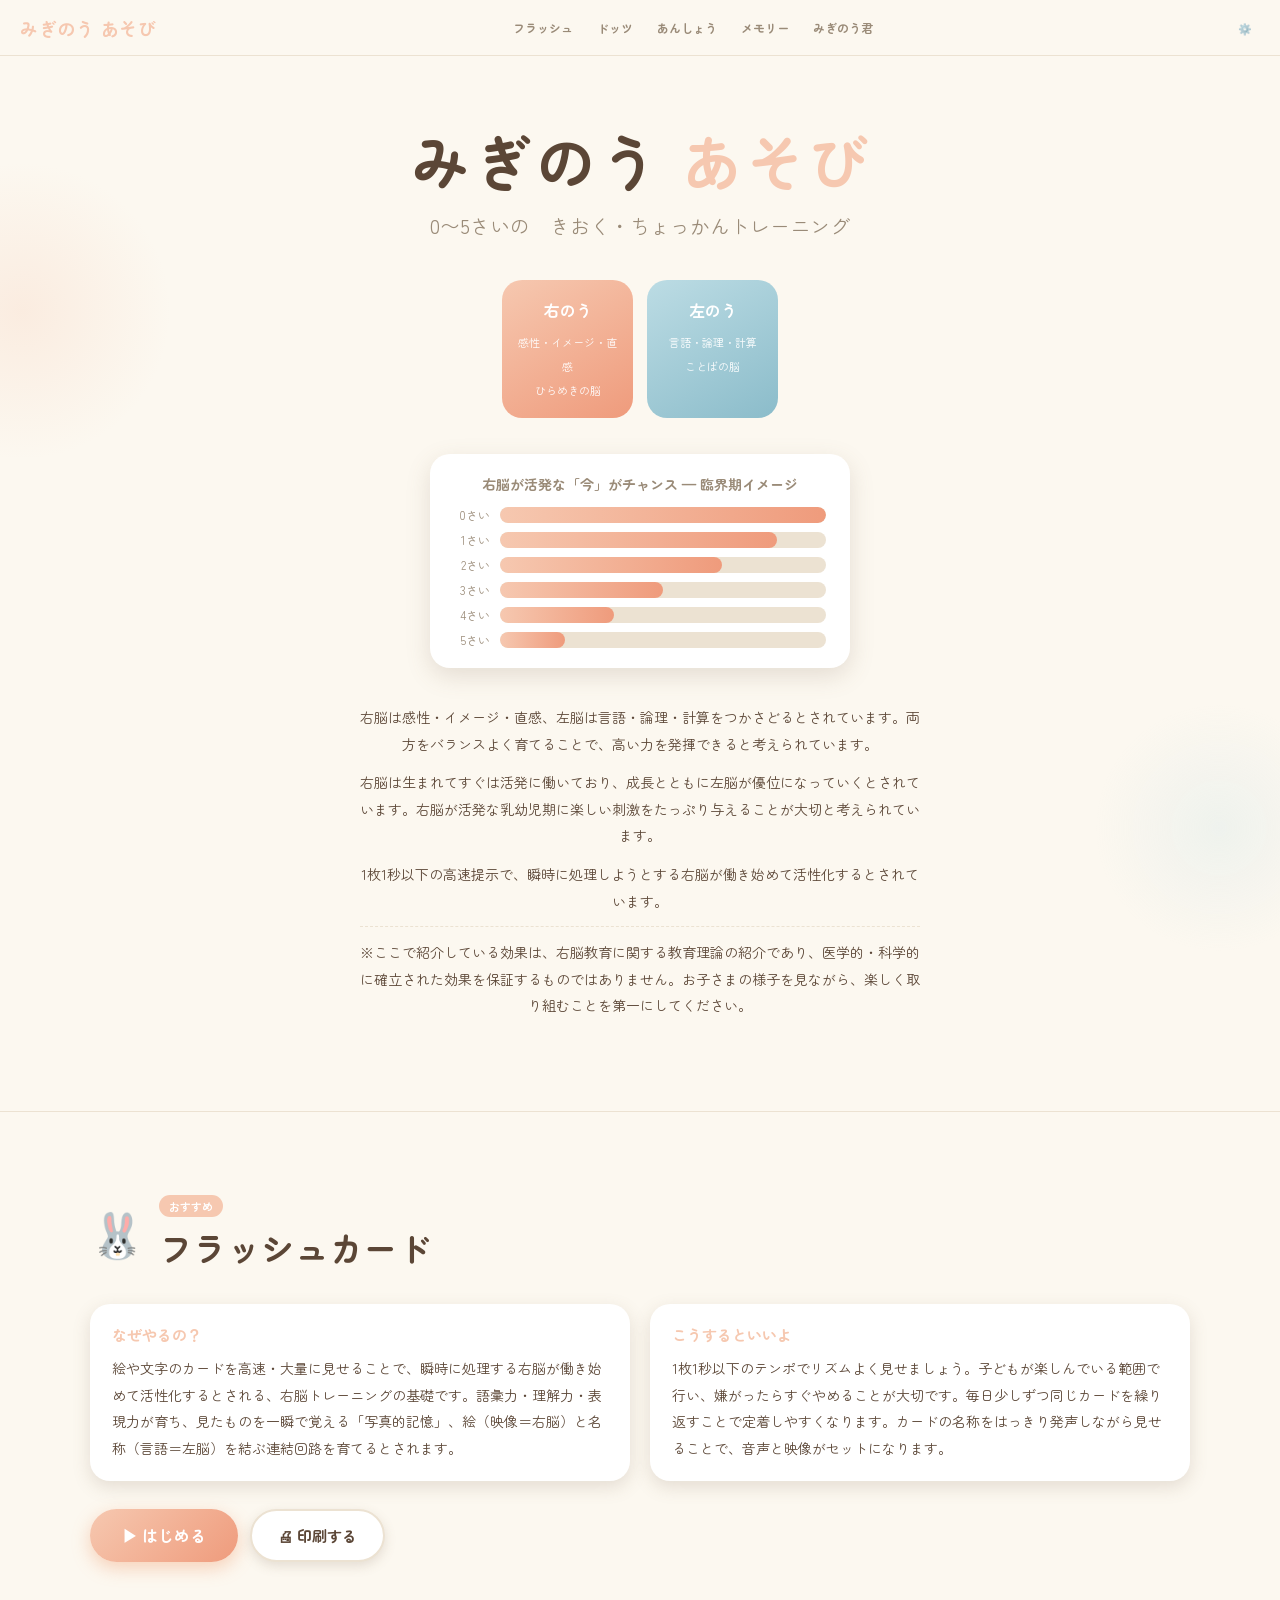
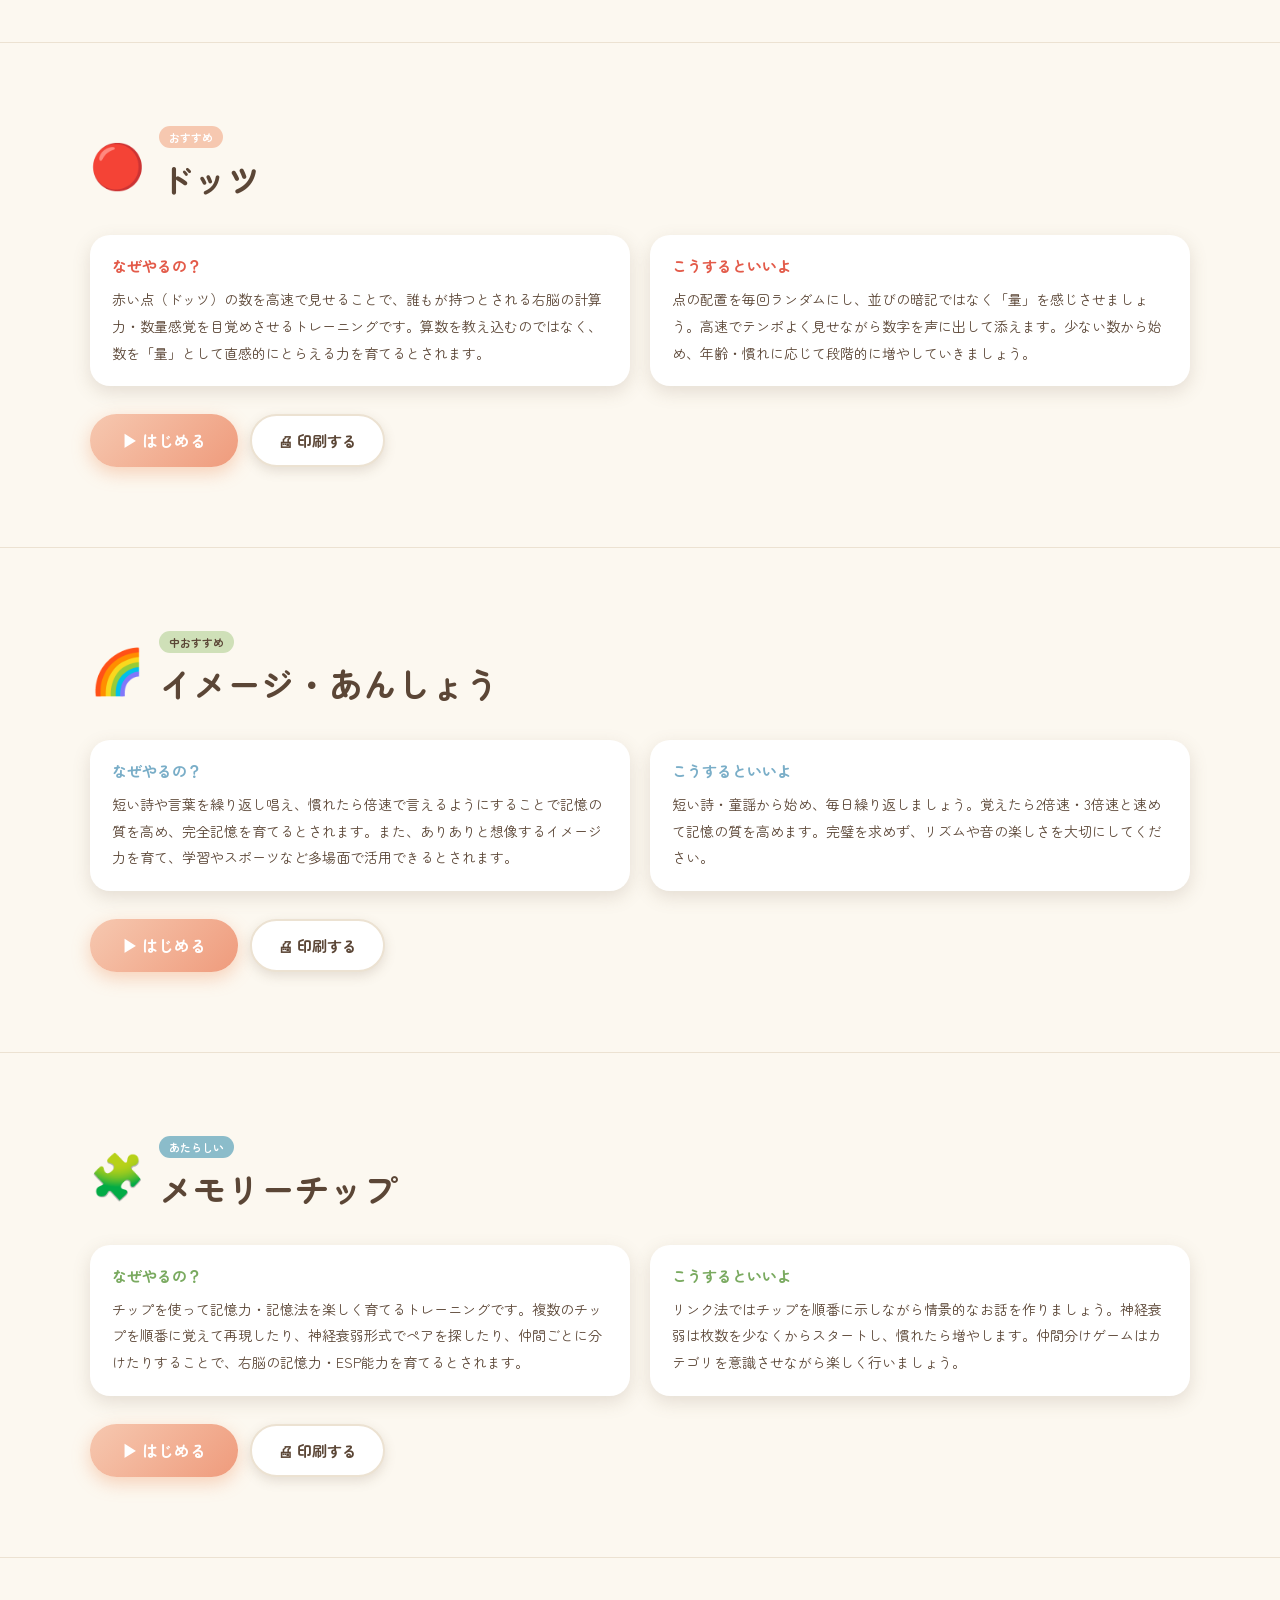
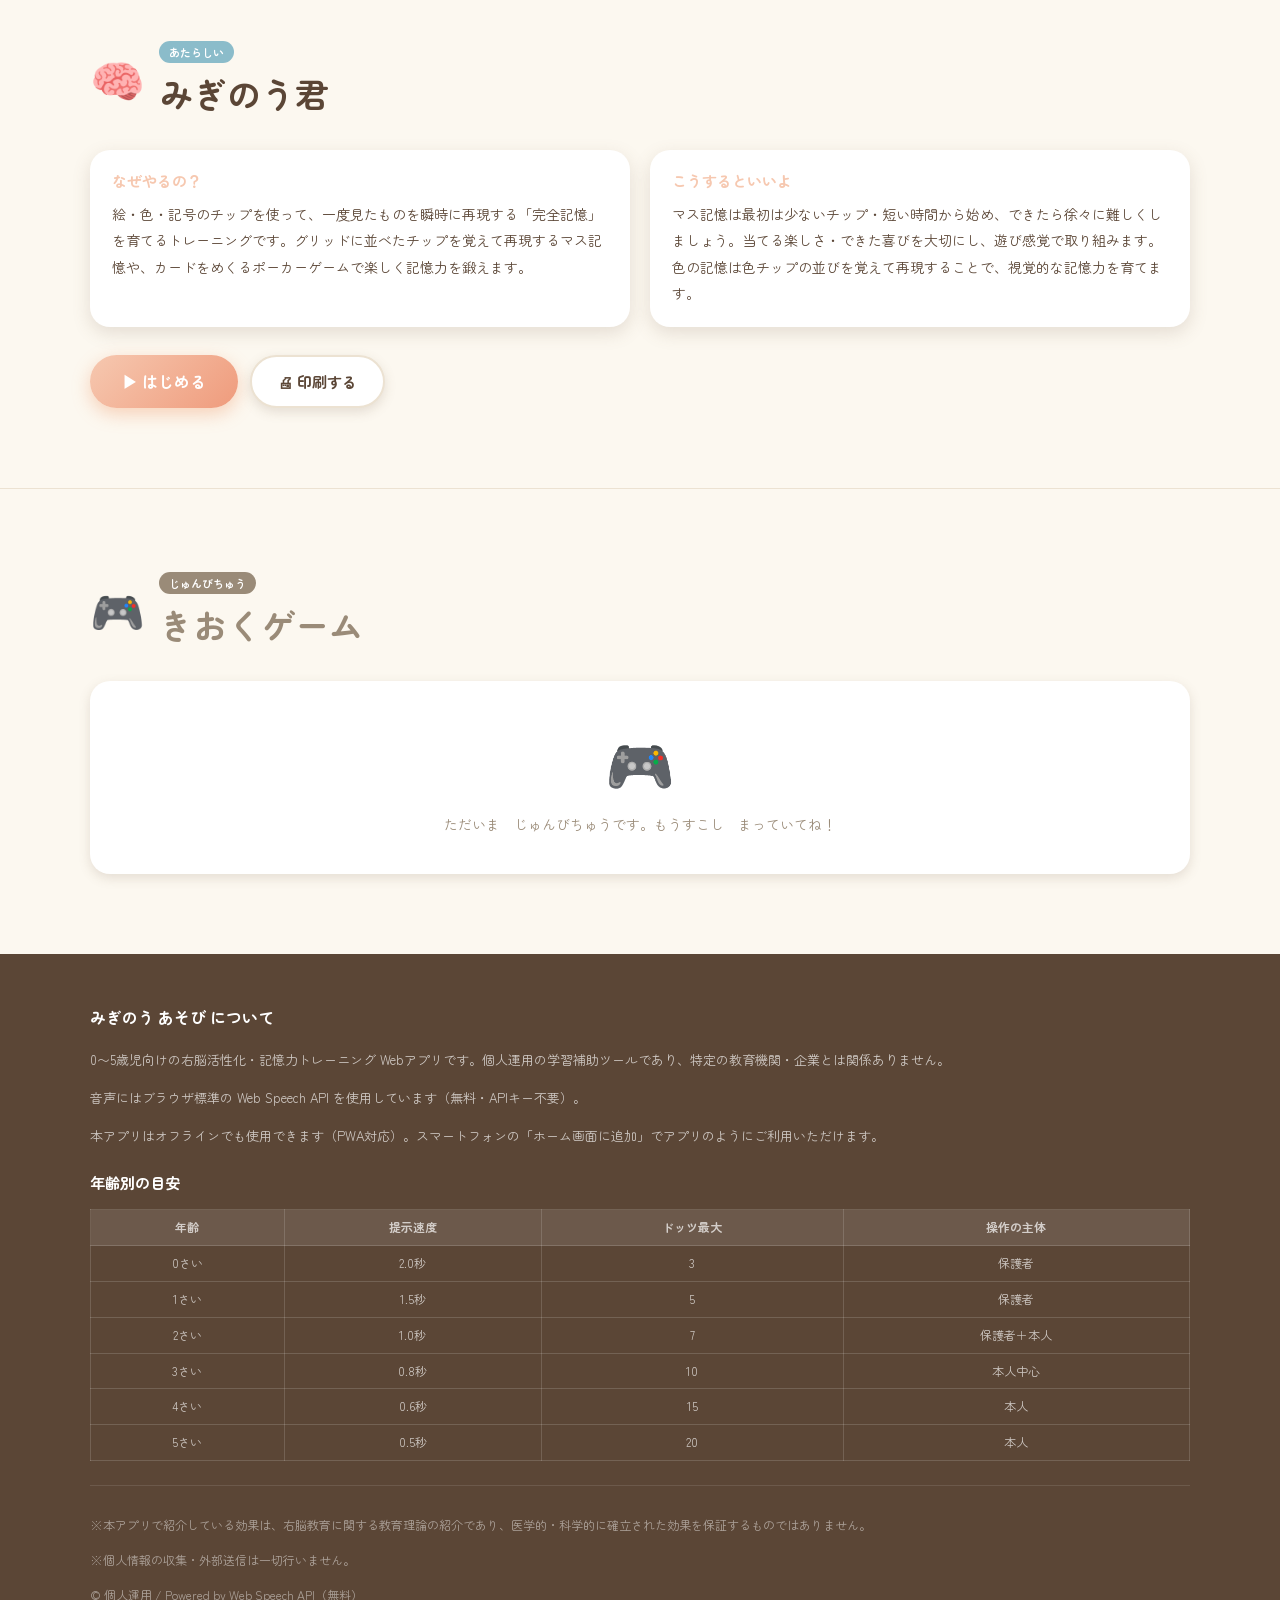
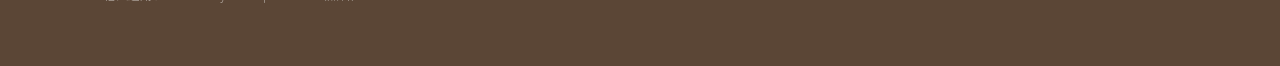
<file: index.html>
<!DOCTYPE html>
<html lang="ja">
<head>
<meta charset="UTF-8">
<meta name="viewport" content="width=device-width, initial-scale=1.0, maximum-scale=1.0, user-scalable=no, viewport-fit=cover">
<meta name="theme-color" content="#f6c8b0">
<meta name="apple-mobile-web-app-capable" content="yes">
<meta name="apple-mobile-web-app-status-bar-style" content="default">
<title>みぎのう あそび — 0〜5さいの右脳トレーニング</title>
<link rel="manifest" href="manifest.json">
<link rel="apple-touch-icon" href="icons/icon.jpg">
<link rel="stylesheet" href="css/style.css">
</head>
<body>

<!-- ============================================================
     LANDING PAGE
     ============================================================ -->
<div id="page-landing" class="page active">

  <!-- 固定ヘッダー -->
  <header class="site-header">
    <div class="site-logo"><span id="hero-title-main">みぎのう</span> <span id="hero-title-span" style="color:var(--peach)">あそび</span></div>
    <nav class="site-nav" aria-label="セクションへ移動">
      <a href="#sec-flashcard">フラッシュ</a>
      <a href="#sec-dots">ドッツ</a>
      <a href="#sec-recitation">あんしょう</a>
      <a href="#sec-memorychip">メモリー</a>
      <a href="#sec-miginoukun">みぎのう君</a>
    </nav>
    <a href="admin.html" class="header-admin" aria-label="管理画面">⚙️</a>
  </header>

  <main>

    <!-- ① ヒーロー -->
    <section class="hero-section" id="sec-hero" aria-labelledby="hero-heading">
      <h1 class="hero-title" id="hero-heading" aria-label="みぎのう あそび">
        みぎのう <span>あそび</span>
      </h1>
      <p class="hero-sub" id="hero-sub">0〜5さいの きおく・ちょっかんトレーニング</p>

      <div class="brain-cards" role="list" aria-label="右脳と左脳の説明">
        <div class="brain-card right" role="listitem">
          <b>右のう</b>
          <small>感性・イメージ・直感<br>ひらめきの脳</small>
        </div>
        <div class="brain-card left" role="listitem">
          <b>左のう</b>
          <small>言語・論理・計算<br>ことばの脳</small>
        </div>
      </div>

      <div class="hero-graph" role="img" aria-label="年齢別の右脳活発度イメージグラフ">
        <h3>右脳が活発な「今」がチャンス — 臨界期イメージ</h3>
        <div class="graph-bar-wrap" id="brain-graph-bars"></div>
      </div>

      <div class="hero-desc-wrap">
        <p id="hero-brain-desc">右脳は感性・イメージ・直感、左脳は言語・論理・計算をつかさどるとされています。両方をバランスよく育てることで、高い力を発揮できると考えられています。</p>
        <p id="hero-critical-desc">右脳は生まれてすぐは活発に働いており、成長とともに左脳が優位になっていくとされています。右脳が活発な乳幼児期に楽しい刺激をたっぷり与えることが大切と考えられています。</p>
        <p id="hero-flash-desc">1枚1秒以下の高速提示で、瞬時に処理しようとする右脳が働き始めて活性化するとされています。</p>
        <p class="hero-disclaimer" id="hero-disclaimer">※ここで紹介している効果は、右脳教育に関する教育理論の紹介であり、医学的・科学的に確立された効果を保証するものではありません。お子さまの様子を見ながら、楽しく取り組むことを第一にしてください。</p>
      </div>
    </section>

    <!-- ② フラッシュカード -->
    <section class="content-section animate-on-scroll" id="sec-flashcard" aria-labelledby="fc-heading">
      <div class="content-inner">
        <div class="section-header">
          <div class="section-emoji" aria-hidden="true">🐰</div>
          <div class="section-header-text">
            <div class="section-badge">おすすめ</div>
            <h2 class="section-title" id="fc-heading" id="sec-flashcard-title">フラッシュカード</h2>
          </div>
        </div>
        <div class="section-grid">
          <div class="info-card">
            <h3>なぜやるの？</h3>
            <p id="sec-flashcard-meaning">絵や文字のカードを高速・大量に見せることで、瞬時に処理する右脳が働き始めて活性化するとされる、右脳トレーニングの基礎です。語彙力・理解力・表現力が育つとされます。</p>
          </div>
          <div class="info-card">
            <h3>こうするといいよ</h3>
            <p id="sec-flashcard-howto">1枚1秒以下のテンポでリズムよく見せましょう。嫌がったらすぐやめることが大切です。毎日少しずつ同じカードを繰り返すことで定着しやすくなります。</p>
          </div>
        </div>
        <div class="section-actions">
          <button class="btn-start" onclick="Flashcard.open()" aria-label="フラッシュカードをはじめる">▶ はじめる</button>
          <button class="btn-print" onclick="App.openPrint('flashcard')" aria-label="フラッシュカードを印刷する">🖨 印刷する</button>
        </div>
      </div>
    </section>

    <!-- ③ ドッツ -->
    <section class="content-section animate-on-scroll" id="sec-dots" aria-labelledby="dots-heading">
      <div class="content-inner">
        <div class="section-header">
          <div class="section-emoji" aria-hidden="true">🔴</div>
          <div class="section-header-text">
            <div class="section-badge">おすすめ</div>
            <h2 class="section-title" id="dots-heading" id="sec-dots-title">ドッツ</h2>
          </div>
        </div>
        <div class="section-grid">
          <div class="info-card dots-accent">
            <h3>なぜやるの？</h3>
            <p id="sec-dots-meaning">赤い点の数を高速で見せることで、右脳の計算力・数量感覚を目覚めさせるトレーニングです。数を「量」として直感的にとらえる力を育てるとされます。</p>
          </div>
          <div class="info-card dots-accent">
            <h3>こうするといいよ</h3>
            <p id="sec-dots-howto">点の配置を毎回ランダムにし、高速でテンポよく見せながら数字を声に出して添えましょう。少ない数から始め、段階的に増やしていきます。</p>
          </div>
        </div>
        <div class="section-actions">
          <button class="btn-start" onclick="Dots.open()" aria-label="ドッツをはじめる">▶ はじめる</button>
          <button class="btn-print" onclick="App.openPrint('dots')" aria-label="ドッツカードを印刷する">🖨 印刷する</button>
        </div>
      </div>
    </section>

    <!-- ④ イメージ・あんしょう -->
    <section class="content-section animate-on-scroll" id="sec-recitation" aria-labelledby="rec-heading">
      <div class="content-inner">
        <div class="section-header">
          <div class="section-emoji" aria-hidden="true">🌈</div>
          <div class="section-header-text">
            <div class="section-badge" style="background:var(--leaf);color:var(--ink);">中おすすめ</div>
            <h2 class="section-title" id="rec-heading" id="sec-recitation-title">イメージ・あんしょう</h2>
          </div>
        </div>
        <div class="section-grid">
          <div class="info-card sky-accent">
            <h3>なぜやるの？</h3>
            <p id="sec-recitation-meaning">短い詩や言葉を繰り返し唱えて倍速で言えるようにすることで、記憶の質を高め、完全記憶を育てるとされます。ありありと想像するイメージ力も育てます。</p>
          </div>
          <div class="info-card sky-accent">
            <h3>こうするといいよ</h3>
            <p id="sec-recitation-howto">短い詩・童謡から始め、毎日繰り返しましょう。覚えたら2倍速・3倍速と速めて記憶の質を高めます。完璧を求めず、リズムや音の楽しさを大切に。</p>
          </div>
        </div>
        <div class="section-actions">
          <button class="btn-start" onclick="Recitation.open()" aria-label="あんしょうをはじめる">▶ はじめる</button>
          <button class="btn-print" onclick="App.openPrint('recitation')" aria-label="あんしょうシートを印刷する">🖨 印刷する</button>
        </div>
      </div>
    </section>

    <!-- ⑤ メモリーチップ -->
    <section class="content-section animate-on-scroll" id="sec-memorychip" aria-labelledby="mc-heading">
      <div class="content-inner">
        <div class="section-header">
          <div class="section-emoji" aria-hidden="true">🧩</div>
          <div class="section-header-text">
            <div class="section-badge new">あたらしい</div>
            <h2 class="section-title" id="mc-heading" id="sec-memorychip-title">メモリーチップ</h2>
          </div>
        </div>
        <div class="section-grid">
          <div class="info-card leaf-accent">
            <h3>なぜやるの？</h3>
            <p id="sec-memorychip-meaning">チップを使って記憶力・記憶法を楽しく育てるトレーニングです。順番に覚えて再現したり、神経衰弱形式でペアを探したり、仲間に分けたりして右脳の記憶力を育てます。</p>
          </div>
          <div class="info-card leaf-accent">
            <h3>こうするといいよ</h3>
            <p id="sec-memorychip-howto">リンク法ではチップを順番に示しながら情景的なお話を作りましょう。神経衰弱は枚数を少なくからスタートし、慣れたら増やします。</p>
          </div>
        </div>
        <div class="section-actions">
          <button class="btn-start" onclick="MemoryChip.open()" aria-label="メモリーチップをはじめる">▶ はじめる</button>
          <button class="btn-print" onclick="App.openPrint('memorychip')" aria-label="メモリーチップを印刷する">🖨 印刷する</button>
        </div>
      </div>
    </section>

    <!-- ⑥ みぎのう君 -->
    <section class="content-section animate-on-scroll" id="sec-miginoukun" aria-labelledby="mign-heading">
      <div class="content-inner">
        <div class="section-header">
          <div class="section-emoji" aria-hidden="true">🧠</div>
          <div class="section-header-text">
            <div class="section-badge new">あたらしい</div>
            <h2 class="section-title" id="mign-heading" id="sec-miginoukun-title">みぎのう君</h2>
          </div>
        </div>
        <div class="section-grid">
          <div class="info-card">
            <h3>なぜやるの？</h3>
            <p id="sec-miginoukun-meaning">絵・色・記号のチップを使って「完全記憶」を育てます。グリッドに並べたチップを覚えて再現するマス記憶や、ポーカーゲームで楽しく記憶力を鍛えます。</p>
          </div>
          <div class="info-card">
            <h3>こうするといいよ</h3>
            <p id="sec-miginoukun-howto">マス記憶は最初は少ないチップ・短い時間から始め、できたら徐々に難しくしましょう。当てる楽しさ・できた喜びを大切に、遊び感覚で取り組みます。</p>
          </div>
        </div>
        <div class="section-actions">
          <button class="btn-start" onclick="Miginoukun.open()" aria-label="みぎのう君をはじめる">▶ はじめる</button>
          <button class="btn-print" onclick="App.openPrint('miginoukun')" aria-label="みぎのう君カードを印刷する">🖨 印刷する</button>
        </div>
      </div>
    </section>

    <!-- ⑦ きおくゲーム（準備中） -->
    <section class="content-section section-coming animate-on-scroll" id="sec-game" aria-labelledby="game-heading">
      <div class="content-inner">
        <div class="section-header">
          <div class="section-emoji" aria-hidden="true">🎮</div>
          <div class="section-header-text">
            <div class="section-badge coming">じゅんびちゅう</div>
            <h2 class="section-title" id="game-heading" id="sec-game-title">きおくゲーム</h2>
          </div>
        </div>
        <div class="coming-notice" role="status">
          <div class="big-emoji" aria-hidden="true">🎮</div>
          <p>ただいま　じゅんびちゅうです。もうすこし　まっていてね！</p>
        </div>
      </div>
    </section>

  </main>

  <!-- フッター -->
  <footer class="site-footer" role="contentinfo">
    <div class="footer-inner">
      <p class="footer-title">みぎのう あそび について</p>
      <p>0〜5歳児向けの右脳活性化・記憶力トレーニング Webアプリです。個人運用の学習補助ツールであり、特定の教育機関・企業とは関係ありません。</p>
      <p>音声にはブラウザ標準の Web Speech API を使用しています（無料・APIキー不要）。</p>
      <p>本アプリはオフラインでも使用できます（PWA対応）。スマートフォンの「ホーム画面に追加」でアプリのようにご利用いただけます。</p>

      <h3 style="color:#fff;margin:20px 0 10px;">年齢別の目安</h3>
      <table class="age-table">
        <thead><tr><th>年齢</th><th>提示速度</th><th>ドッツ最大</th><th>操作の主体</th></tr></thead>
        <tbody>
          <tr><td>0さい</td><td>2.0秒</td><td>3</td><td>保護者</td></tr>
          <tr><td>1さい</td><td>1.5秒</td><td>5</td><td>保護者</td></tr>
          <tr><td>2さい</td><td>1.0秒</td><td>7</td><td>保護者＋本人</td></tr>
          <tr><td>3さい</td><td>0.8秒</td><td>10</td><td>本人中心</td></tr>
          <tr><td>4さい</td><td>0.6秒</td><td>15</td><td>本人</td></tr>
          <tr><td>5さい</td><td>0.5秒</td><td>20</td><td>本人</td></tr>
        </tbody>
      </table>

      <div class="footer-disclaimer">
        <p>※本アプリで紹介している効果は、右脳教育に関する教育理論の紹介であり、医学的・科学的に確立された効果を保証するものではありません。</p>
        <p>※個人情報の収集・外部送信は一切行いません。</p>
        <p style="margin-top:8px;">© 個人運用 / Powered by Web Speech API（無料）</p>
      </div>
    </div>
  </footer>
</div><!-- /page-landing -->


<!-- ============================================================
     FLASHCARD TRAINING VIEW
     ============================================================ -->
<div id="page-flashcard" class="training-page" role="main" aria-label="フラッシュカード トレーニング">
  <div class="topbar">
    <button class="back" onclick="App.goHome()" aria-label="ホームへ戻る">←</button>
    <h2 class="topbar-title">フラッシュカード</h2>
    <div class="age-pills" id="fc-age-pills" role="group" aria-label="年齢選択"></div>
  </div>
  <div class="cat-row" id="fc-cat-row" role="group" aria-label="カテゴリ選択"></div>
  <div class="stage">
    <div class="flash-card" id="fc-card" role="img" aria-live="polite" aria-label="フラッシュカード">
      <span class="corner tl" aria-hidden="true"></span>
      <span class="corner br" aria-hidden="true"></span>
      <span class="pic" id="fc-pic" aria-hidden="true">🐰</span>
      <span class="word" id="fc-word">うさぎ</span>
    </div>
  </div>
  <div class="controls">
    <div class="play-row" role="group" aria-label="再生コントロール">
      <button class="ctl" onclick="Flashcard.prev()" aria-label="前のカード">⏮</button>
      <button class="ctl main" id="fc-play-btn" onclick="Flashcard.togglePlay()" aria-label="再生・一時停止">▶</button>
      <button class="ctl" onclick="Flashcard.next()" aria-label="次のカード">⏭</button>
    </div>
    <div class="opts" role="group" aria-label="設定">
      <div class="opt"><span>はやさ</span>
        <div class="seg" id="fc-speed-seg" role="group" aria-label="速度">
          <button data-s="2000">ゆっくり</button>
          <button data-s="1000" class="on">ふつう</button>
          <button data-s="500">はやい</button>
        </div>
      </div>
      <div class="opt"><span>おんせい</span><div class="toggle on" id="fc-voice-toggle" role="switch" aria-checked="true" aria-label="音声"></div></div>
      <div class="opt"><span>もじ</span><div class="toggle on" id="fc-text-toggle" role="switch" aria-checked="true" aria-label="文字表示"></div></div>
      <div class="opt"><span>りょうめん</span><div class="toggle" id="fc-flip-toggle" role="switch" aria-checked="false" aria-label="両面モード"></div></div>
    </div>
  </div>
</div><!-- /page-flashcard -->


<!-- ============================================================
     DOTS TRAINING VIEW
     ============================================================ -->
<div id="page-dots" class="training-page" role="main" aria-label="ドッツ トレーニング">
  <div class="topbar">
    <button class="back" onclick="App.goHome()" aria-label="ホームへ戻る">←</button>
    <h2 class="topbar-title">ドッツ</h2>
    <div class="age-pills" id="dots-age-pills" role="group" aria-label="年齢選択"></div>
  </div>
  <div class="stage">
    <div class="dotboard" id="dots-board" role="img" aria-live="polite" aria-label="ドッツボード">
      <div class="dot-answer" id="dots-answer" aria-hidden="true"></div>
      <div class="dot-equation" id="dots-equation" aria-hidden="true"></div>
    </div>
  </div>
  <div class="controls">
    <div class="play-row" role="group" aria-label="再生コントロール">
      <button class="ctl main" id="dots-play-btn" onclick="Dots.togglePlay()" aria-label="再生・一時停止">▶</button>
      <button class="ctl" onclick="Dots.newDots()" aria-label="新しいドッツ">🔄</button>
    </div>
    <div class="opts" role="group" aria-label="設定">
      <div class="opt"><span>はやさ</span>
        <div class="seg" id="dots-speed-seg" role="group" aria-label="速度">
          <button data-s="2000">ゆっくり</button>
          <button data-s="1200" class="on">ふつう</button>
          <button data-s="600">はやい</button>
        </div>
      </div>
      <div class="opt"><span>こたえ</span><div class="toggle on" id="dots-show-toggle" role="switch" aria-checked="true" aria-label="答え表示"></div></div>
      <div class="opt"><span>おんせい</span><div class="toggle on" id="dots-voice-toggle" role="switch" aria-checked="true" aria-label="音声"></div></div>
      <div class="opt"><span>けいさん</span><div class="toggle" id="dots-addsub-toggle" role="switch" aria-checked="false" aria-label="加減算モード"></div></div>
    </div>
    <div class="opts">
      <div class="opt"><span>かたち</span>
        <div class="seg" id="dots-shape-seg" role="group" aria-label="ドット形状">
          <button data-sh="circle" class="on">まる</button>
          <button data-sh="star">ほし</button>
          <button data-sh="heart">ハート</button>
          <button data-sh="rabbit">うさぎ</button>
          <button data-sh="penguin">ぺんぎん</button>
        </div>
      </div>
    </div>
  </div>
</div><!-- /page-dots -->


<!-- ============================================================
     RECITATION TRAINING VIEW
     ============================================================ -->
<div id="page-recitation" class="training-page" role="main" aria-label="あんしょう トレーニング">
  <div class="topbar">
    <button class="back" onclick="App.goHome()" aria-label="ホームへ戻る">←</button>
    <h2 class="topbar-title">イメージ・あんしょう</h2>
  </div>
  <div class="stage" style="flex-direction:column;gap:16px;">
    <div class="recite-card" role="region" aria-live="polite" aria-label="あんしょうテキスト">
      <span class="corner tl" aria-hidden="true"></span>
      <span class="corner br" aria-hidden="true"></span>
      <div class="recite-text" id="rec-text"></div>
    </div>
  </div>
  <div class="controls">
    <div class="play-row" role="group" aria-label="再生コントロール">
      <button class="ctl main" onclick="Recitation.play()" aria-label="よむ">▶</button>
    </div>
    <div class="opts">
      <div class="opt"><span>はやさ</span>
        <div class="seg" id="rec-speed-seg" role="group" aria-label="速度">
          <button data-r="0.8">ゆっくり</button>
          <button data-r="1" class="on">1ばい</button>
          <button data-r="1.6">2ばい</button>
          <button data-r="2.4">3ばい</button>
        </div>
      </div>
    </div>
    <div class="cat-row" id="rec-list" role="group" aria-label="題材選択"></div>
  </div>
</div><!-- /page-recitation -->


<!-- ============================================================
     MEMORY CHIP TRAINING VIEW
     ============================================================ -->
<div id="page-memorychip" class="training-page" role="main" aria-label="メモリーチップ トレーニング">
  <div class="topbar">
    <button class="back" onclick="App.goHome()" aria-label="ホームへ戻る">←</button>
    <h2 class="topbar-title">メモリーチップ</h2>
  </div>
  <div class="mode-select" id="mc-mode-row" role="group" aria-label="モード選択">
    <button class="mode-btn mc-mode-btn on" data-mode="link">リンク法</button>
    <button class="mode-btn mc-mode-btn" data-mode="match">神経衰弱</button>
    <button class="mode-btn mc-mode-btn" data-mode="sort">なかまわけ</button>
  </div>
  <div class="cat-row" id="mc-cat-row" role="group" aria-label="カテゴリ選択"></div>
  <div class="stage" style="flex-direction:column;gap:14px;overflow-y:auto;">
    <div class="game-msg" id="mc-msg" role="status" aria-live="polite"></div>
    <div class="chip-stage" id="mc-stage" role="region" aria-label="ゲームエリア"></div>
    <div class="score-badge" id="mc-score" aria-live="polite"></div>
    <!-- リザルト -->
    <div class="result-overlay" id="mc-result" style="display:none;" role="dialog" aria-label="結果">
      <div class="result-emoji" aria-hidden="true">🎉</div>
      <div class="result-msg">すごい！</div>
      <div class="result-sub">ぜんぶ おぼえたね！</div>
      <button class="btn-retry" onclick="MemoryChip.startMode()">もう一回</button>
    </div>
  </div>
</div><!-- /page-memorychip -->


<!-- ============================================================
     MIGINOUKUN TRAINING VIEW
     ============================================================ -->
<div id="page-miginoukun" class="training-page" role="main" aria-label="みぎのう君 トレーニング">
  <div class="topbar">
    <button class="back" onclick="App.goHome()" aria-label="ホームへ戻る">←</button>
    <h2 class="topbar-title">みぎのう君</h2>
  </div>
  <div class="mode-select" role="group" aria-label="モード選択">
    <button class="mode-btn mign-mode-btn on" data-mode="grid">マス記憶</button>
    <button class="mode-btn mign-mode-btn" data-mode="poker">ポーカー</button>
    <button class="mode-btn mign-mode-btn" data-mode="color">カラー記憶</button>
  </div>
  <div style="flex:1;overflow-y:auto;display:flex;flex-direction:column;align-items:center;gap:12px;padding:10px 16px;">
    <div class="game-msg" id="mign-msg" role="status" aria-live="polite"></div>
    <!-- グリッドラッパー（マス記憶・ポーカー兼用） -->
    <div id="mign-grid-wrap" class="mign-grid-wrap" role="region" aria-label="グリッドエリア"></div>
    <!-- 汎用ステージ（ポーカー・カラー用） -->
    <div id="mign-stage" role="region" aria-label="ゲームエリア"></div>
    <!-- チップバンク（マス記憶用） -->
    <div id="mign-bank" style="display:flex;gap:8px;flex-wrap:wrap;justify-content:center;" role="group" aria-label="えらぶチップ"></div>
    <!-- リザルト -->
    <div class="result-overlay" id="mign-result" style="display:none;position:relative;border-radius:24px;padding:32px;" role="dialog" aria-label="結果">
      <div class="result-emoji" aria-hidden="true">🎉</div>
      <div class="result-msg">パーフェクト！</div>
      <div class="result-sub">ぜんぶ おぼえてたね！</div>
      <button class="btn-retry" onclick="Miginoukun.startMode()">もう一回</button>
    </div>
  </div>
</div><!-- /page-miginoukun -->


<!-- ============================================================
     SCRIPTS
     ============================================================ -->
<script src="js/data.js"></script>
<script src="js/storage.js"></script>
<script src="js/app.js"></script>
<script src="js/flashcard.js"></script>
<script src="js/dots.js"></script>
<script src="js/recitation.js"></script>
<script src="js/memorychip.js"></script>
<script src="js/miginoukun.js"></script>
<script>
document.addEventListener('DOMContentLoaded', () => {
  App.init();
  Flashcard.init();
  Dots.init();
  Recitation.init();
  MemoryChip.init();
  Miginoukun.init();
});
</script>
</body>
</html>
</file>
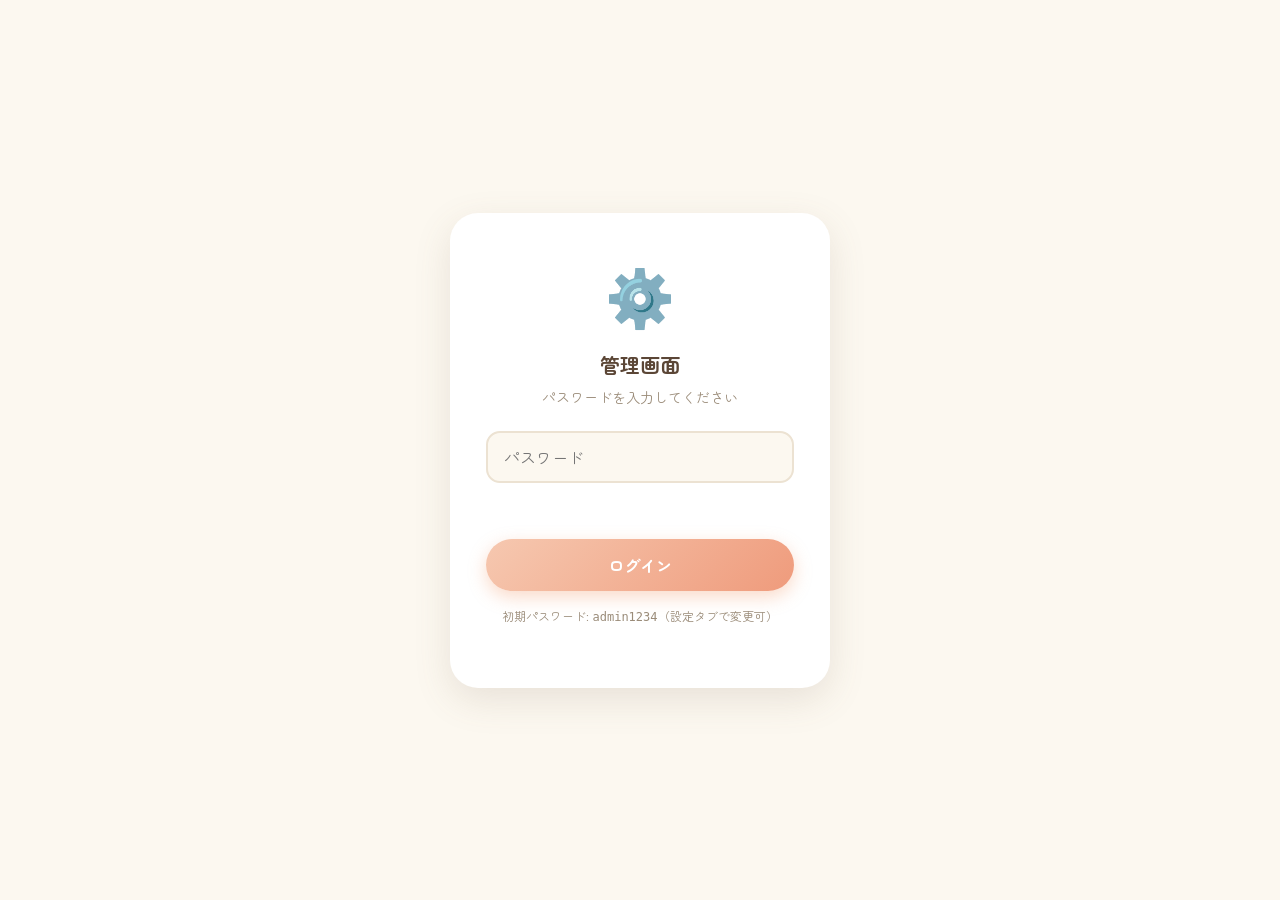
<file: admin.html>
<!DOCTYPE html>
<html lang="ja">
<head>
<meta charset="UTF-8">
<meta name="viewport" content="width=device-width, initial-scale=1.0, viewport-fit=cover">
<meta name="theme-color" content="#3a4060">
<meta name="apple-mobile-web-app-capable" content="yes">
<meta name="apple-mobile-web-app-status-bar-style" content="black-translucent">
<title>管理画面 — みぎのう あそび</title>
<link rel="manifest" href="admin-manifest.json">
<link rel="apple-touch-icon" href="icons/admin-icon.jpg">
<link rel="stylesheet" href="css/admin.css">
</head>
<body>

<!-- パスワード画面 -->
<div class="pw-screen" id="pw-screen">
  <div class="pw-card" role="main">
    <div class="pw-emoji" aria-hidden="true">⚙️</div>
    <h1>管理画面</h1>
    <p>パスワードを入力してください</p>
    <form id="pw-form" novalidate>
      <input type="password" id="pw-input" class="pw-input"
        placeholder="パスワード" autocomplete="current-password"
        aria-label="パスワード" required>
      <p class="pw-error" id="pw-error" role="alert" aria-live="polite"></p>
      <button type="submit" class="pw-btn">ログイン</button>
    </form>
    <p style="margin-top:16px;font-size:12px;color:var(--soft-ink);">
      初期パスワード: <code>admin1234</code>（設定タブで変更可）
    </p>
  </div>
</div>

<!-- 管理画面本体 -->
<div class="admin-layout" id="admin-layout" role="main" aria-label="管理画面">
  <header class="admin-header">
    <h1>⚙️ みぎのう あそび — 管理画面</h1>
    <div class="admin-header-right">
      <a href="index.html" class="btn-back-site">← サイトへ戻る</a>
      <button class="btn-logout" onclick="location.reload()">ログアウト</button>
    </div>
  </header>

  <!-- タブ -->
  <div class="admin-tabs" role="tablist" aria-label="管理タブ">
    <button class="tab-btn active" data-tab="cards"    role="tab" aria-selected="true">① カード管理</button>
    <button class="tab-btn"        data-tab="texts"    role="tab" aria-selected="false">② テキスト管理</button>
    <button class="tab-btn"        data-tab="settings" role="tab" aria-selected="false">③ 設定管理</button>
    <button class="tab-btn"        data-tab="backup"   role="tab" aria-selected="false">④ バックアップ</button>
  </div>

  <!-- ① カード管理 -->
  <div class="tab-panel active" id="tab-cards" role="tabpanel" aria-label="カード管理">
    <div class="section-card">
      <h2>📦 コンテンツ選択</h2>
      <div class="form-row">
        <label for="card-content-sel">コンテンツ</label>
        <select id="card-content-sel" class="inp" style="max-width:260px;">
          <option value="flashcards">フラッシュカード</option>
          <option value="memorychip">メモリーチップ</option>
        </select>
      </div>
    </div>

    <div class="section-card">
      <h2>🗂 カテゴリ</h2>
      <div id="cat-list-wrap" class="cat-list" role="group" aria-label="カテゴリ一覧"></div>
      <form id="add-cat-form" style="display:flex;gap:8px;flex-wrap:wrap;margin-top:12px;" novalidate>
        <input type="text" id="new-cat-name" class="inp" placeholder="新しいカテゴリ名" style="max-width:200px;" aria-label="新しいカテゴリ名">
        <button type="submit" class="btn btn-primary">＋ カテゴリを追加</button>
      </form>
    </div>

    <div class="section-card">
      <h2>🃏 カード一覧</h2>
      <div id="card-list-wrap" class="card-list" role="list" aria-label="カード一覧"></div>
      <form id="add-card-form" style="margin-top:12px;" novalidate>
        <h3 style="margin:0 0 10px;font-size:14px;color:var(--soft-ink);">カードを追加</h3>
        <div class="form-row">
          <label for="new-card-name">名前</label>
          <input type="text" id="new-card-name" class="inp" placeholder="例：ねこ" style="max-width:160px;" aria-label="カード名">
        </div>
        <div class="form-row">
          <label for="new-card-emoji">絵文字</label>
          <input type="text" id="new-card-emoji" class="inp inp-emoji" placeholder="例：🐱" aria-label="絵文字">
        </div>
        <div class="form-row" id="new-card-image-row" style="display:none;">
          <label for="new-card-image">画像URL</label>
          <input type="url" id="new-card-image" class="inp" placeholder="https://..." aria-label="画像URL（省略可）" style="max-width:260px;">
        </div>
        <button type="submit" class="btn btn-primary">＋ カードを追加</button>
      </form>
    </div>
  </div>

  <!-- ② テキスト管理 -->
  <div class="tab-panel" id="tab-texts" role="tabpanel" aria-label="テキスト管理">
    <div class="section-card">
      <h2>🏠 ヒーローセクション</h2>
      <div class="form-row"><label for="edit-hero-title">タイトル</label><input id="edit-hero-title" class="inp" type="text"></div>
      <div class="form-row"><label for="edit-hero-subtitle">サブタイトル</label><input id="edit-hero-subtitle" class="inp" type="text"></div>
      <div class="form-row"><label for="edit-hero-brainDesc">右脳・左脳説明</label><textarea id="edit-hero-brainDesc" class="inp"></textarea></div>
      <div class="form-row"><label for="edit-hero-criticalDesc">臨界期説明</label><textarea id="edit-hero-criticalDesc" class="inp"></textarea></div>
      <div class="form-row"><label for="edit-hero-flashDesc">高速入力説明</label><textarea id="edit-hero-flashDesc" class="inp"></textarea></div>
      <div class="form-row"><label for="edit-hero-disclaimer">免責文</label><textarea id="edit-hero-disclaimer" class="inp"></textarea></div>
    </div>

    <!-- 各コンテンツセクション -->
    <div id="text-sections-wrap">
      <div class="section-card" id="text-sec-flashcard">
        <h2>🐰 フラッシュカード</h2>
        <div class="form-row"><label for="edit-flashcard-title">タイトル</label><input id="edit-flashcard-title" class="inp" type="text"></div>
        <div class="form-row"><label for="edit-flashcard-meaning">意義</label><textarea id="edit-flashcard-meaning" class="inp"></textarea></div>
        <div class="form-row"><label for="edit-flashcard-howto">効果的なやり方</label><textarea id="edit-flashcard-howto" class="inp"></textarea></div>
      </div>
      <div class="section-card">
        <h2>🔴 ドッツ</h2>
        <div class="form-row"><label for="edit-dots-title">タイトル</label><input id="edit-dots-title" class="inp" type="text"></div>
        <div class="form-row"><label for="edit-dots-meaning">意義</label><textarea id="edit-dots-meaning" class="inp"></textarea></div>
        <div class="form-row"><label for="edit-dots-howto">効果的なやり方</label><textarea id="edit-dots-howto" class="inp"></textarea></div>
      </div>
      <div class="section-card">
        <h2>🌈 イメージ・あんしょう</h2>
        <div class="form-row"><label for="edit-recitation-title">タイトル</label><input id="edit-recitation-title" class="inp" type="text"></div>
        <div class="form-row"><label for="edit-recitation-meaning">意義</label><textarea id="edit-recitation-meaning" class="inp"></textarea></div>
        <div class="form-row"><label for="edit-recitation-howto">効果的なやり方</label><textarea id="edit-recitation-howto" class="inp"></textarea></div>
      </div>
      <div class="section-card">
        <h2>🧩 メモリーチップ</h2>
        <div class="form-row"><label for="edit-memorychip-title">タイトル</label><input id="edit-memorychip-title" class="inp" type="text"></div>
        <div class="form-row"><label for="edit-memorychip-meaning">意義</label><textarea id="edit-memorychip-meaning" class="inp"></textarea></div>
        <div class="form-row"><label for="edit-memorychip-howto">効果的なやり方</label><textarea id="edit-memorychip-howto" class="inp"></textarea></div>
      </div>
      <div class="section-card">
        <h2>🧠 みぎのう君</h2>
        <div class="form-row"><label for="edit-miginoukun-title">タイトル</label><input id="edit-miginoukun-title" class="inp" type="text"></div>
        <div class="form-row"><label for="edit-miginoukun-meaning">意義</label><textarea id="edit-miginoukun-meaning" class="inp"></textarea></div>
        <div class="form-row"><label for="edit-miginoukun-howto">効果的なやり方</label><textarea id="edit-miginoukun-howto" class="inp"></textarea></div>
      </div>
    </div>

    <button id="save-text-btn" class="btn btn-primary" style="margin-bottom:24px;">💾 テキストを保存</button>

    <!-- 暗唱テキスト管理 -->
    <div class="section-card">
      <h2>📝 暗唱テキスト管理</h2>
      <div id="recite-text-list"></div>
      <form id="add-recite-form" style="margin-top:16px;" novalidate>
        <h3 style="margin:0 0 10px;font-size:14px;color:var(--soft-ink);">題材を追加</h3>
        <div class="form-row"><label for="new-recite-title">タイトル</label><input id="new-recite-title" class="inp" type="text" placeholder="例：あいうえお"></div>
        <div class="form-row"><label for="new-recite-text">テキスト</label><textarea id="new-recite-text" class="inp" placeholder="暗唱するテキスト"></textarea></div>
        <button type="submit" class="btn btn-primary">＋ 追加</button>
      </form>
    </div>
  </div>

  <!-- ③ 設定管理 -->
  <div class="tab-panel" id="tab-settings" role="tabpanel" aria-label="設定管理">
    <div class="section-card">
      <h2>⏱ 年齢別設定</h2>
      <div style="display:grid;grid-template-columns:60px 1fr 1fr;gap:8px;font-size:13px;color:var(--soft-ink);margin-bottom:4px;padding:0 4px;">
        <span>年齢</span><span>提示速度(ms)</span><span>ドッツ最大数</span>
      </div>
      <div id="age-settings-wrap"></div>
      <div style="display:flex;gap:10px;margin-top:14px;flex-wrap:wrap;">
        <button id="save-age-btn" class="btn btn-primary">💾 保存</button>
        <button id="reset-age-btn" class="btn btn-danger">↩ デフォルトに戻す</button>
      </div>
    </div>

    <!-- パスワード変更 -->
    <div class="section-card">
      <h2>🔑 パスワード変更</h2>
      <form id="pw-change-form" class="pw-change-form" novalidate>
        <div class="form-row"><label for="pw-current">現在のPW</label><input id="pw-current" class="inp" type="password" autocomplete="current-password"></div>
        <div class="form-row"><label for="pw-new">新しいPW</label><input id="pw-new" class="inp" type="password" autocomplete="new-password"></div>
        <div class="form-row"><label for="pw-confirm">確認</label><input id="pw-confirm" class="inp" type="password" autocomplete="new-password"></div>
        <button type="submit" class="btn btn-primary">変更する</button>
      </form>
    </div>
  </div>

  <!-- ④ バックアップ -->
  <div class="tab-panel" id="tab-backup" role="tabpanel" aria-label="データバックアップ">
    <div class="section-card backup-card">
      <h2>💾 データバックアップ</h2>
      <p>管理画面での変更は <strong>このブラウザのlocalStorage</strong> に保存されています。<br>
         データをエクスポートしてJSONファイルとして保存しておくと、別のデバイスへの移行や復元に使えます。</p>
      <div class="backup-btns">
        <button id="btn-export" class="btn btn-success">⬇ エクスポート（JSON）</button>
        <div class="file-input-wrap">
          <button id="btn-import-trigger" class="btn btn-secondary">⬆ インポート（JSON）</button>
          <input type="file" id="import-file" accept=".json" aria-label="JSONファイルを選択">
        </div>
      </div>
      <p id="import-notice" class="import-notice" role="alert" aria-live="polite"></p>
      <hr style="margin:24px 0;border:none;border-top:1px dashed var(--line);">
      <h3 style="color:var(--dot);font-size:15px;">⚠ 全データリセット</h3>
      <p>すべての変更をデフォルトに戻します。この操作は元に戻せません。</p>
      <button id="btn-reset-all" class="btn btn-danger">🗑 全データをリセット</button>
    </div>
  </div>

  <!-- トースト通知 -->
  <div id="admin-toast" role="status" aria-live="polite"
    style="position:fixed;bottom:20px;right:20px;background:var(--ink);color:#fff;
      padding:10px 22px;border-radius:50px;font-size:14px;
      opacity:0;transition:opacity .3s;pointer-events:none;z-index:999;">
  </div>
</div>

<script src="js/data.js"></script>
<script src="js/storage.js"></script>
<script src="js/admin.js"></script>
</body>
</html>
</file>
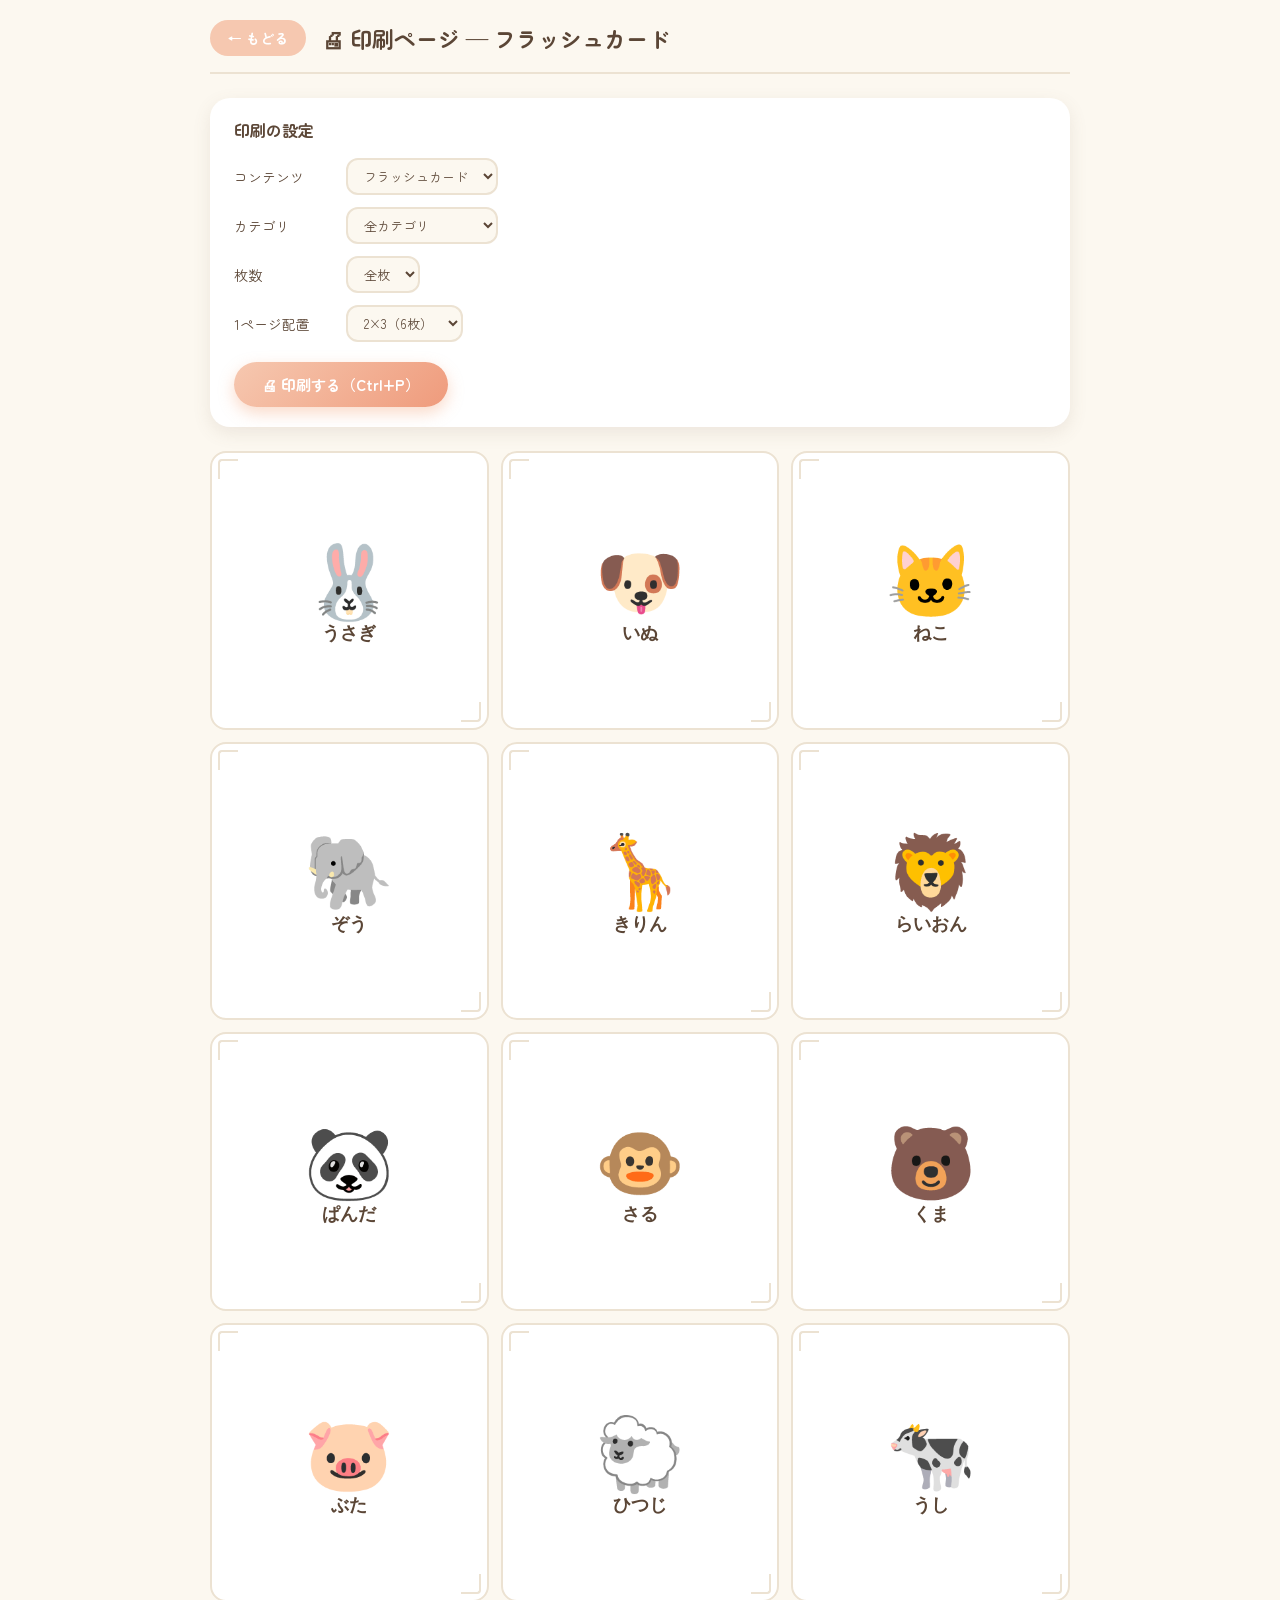
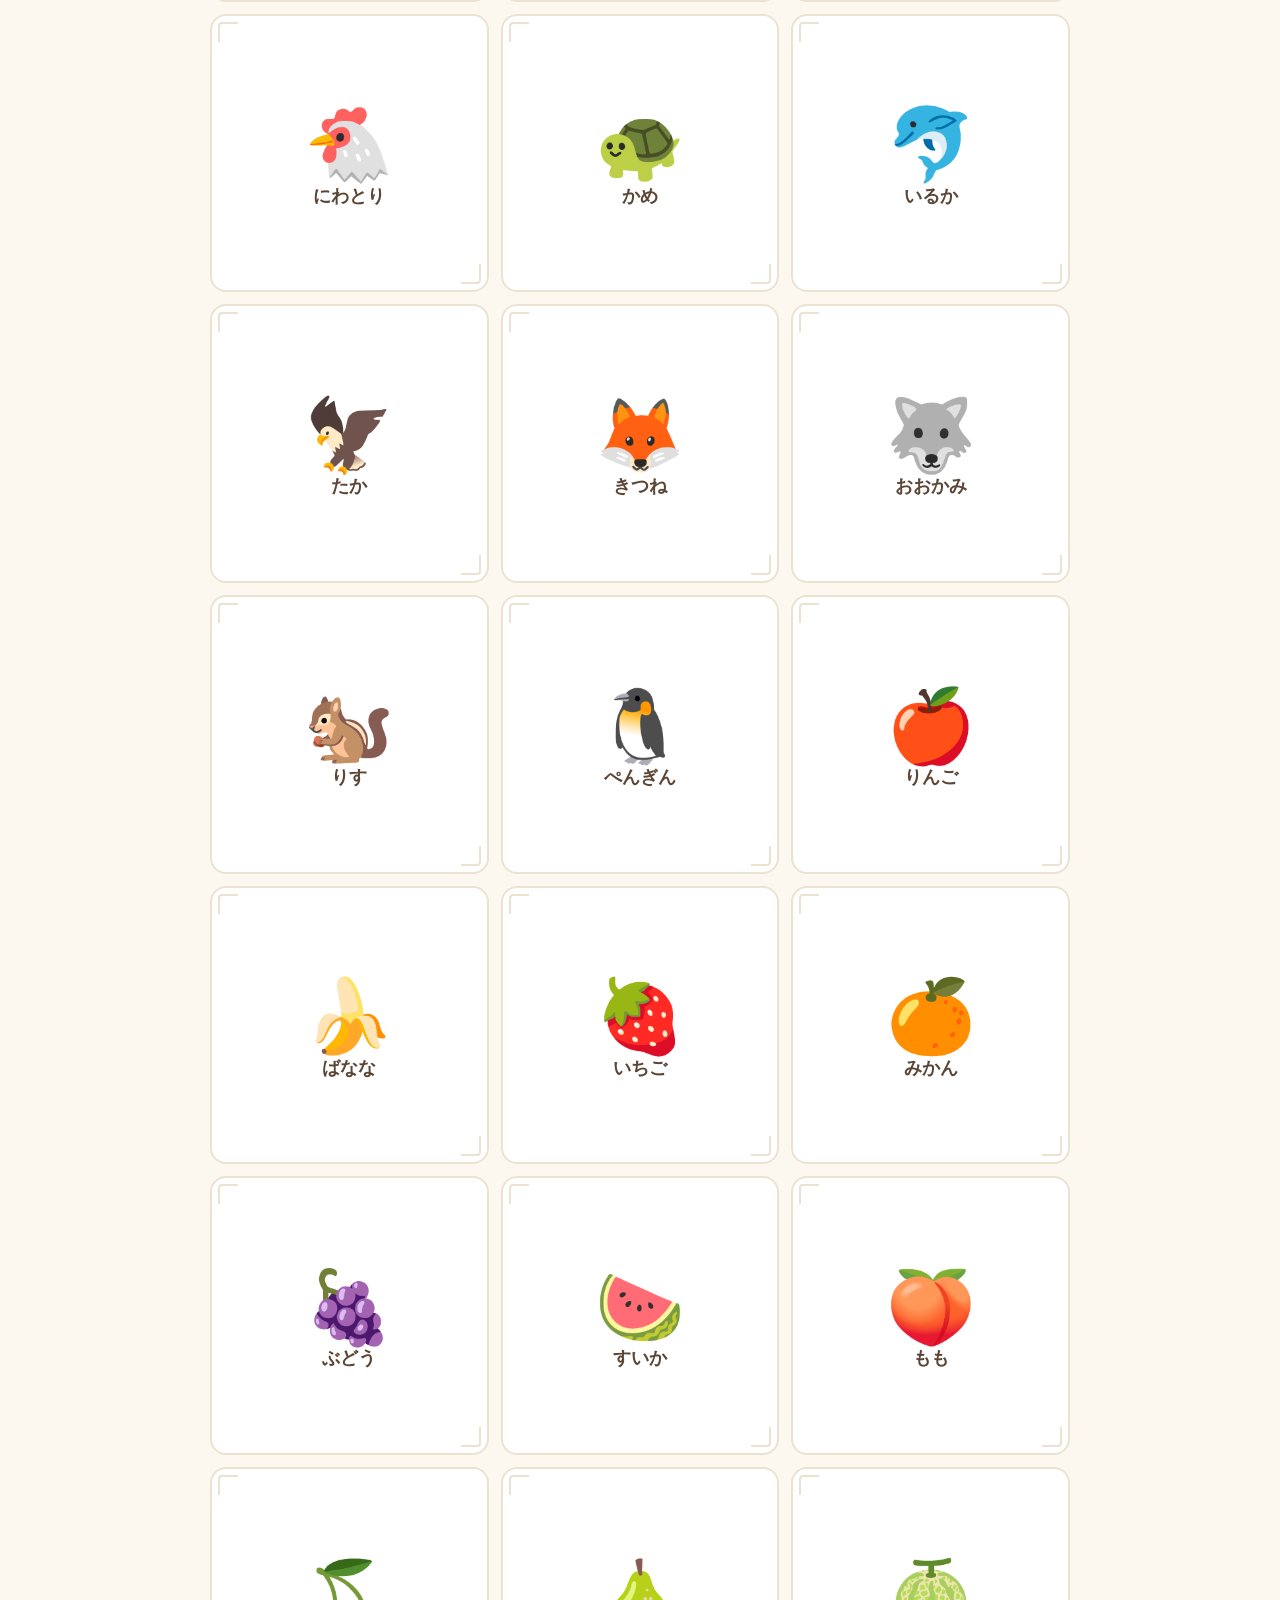
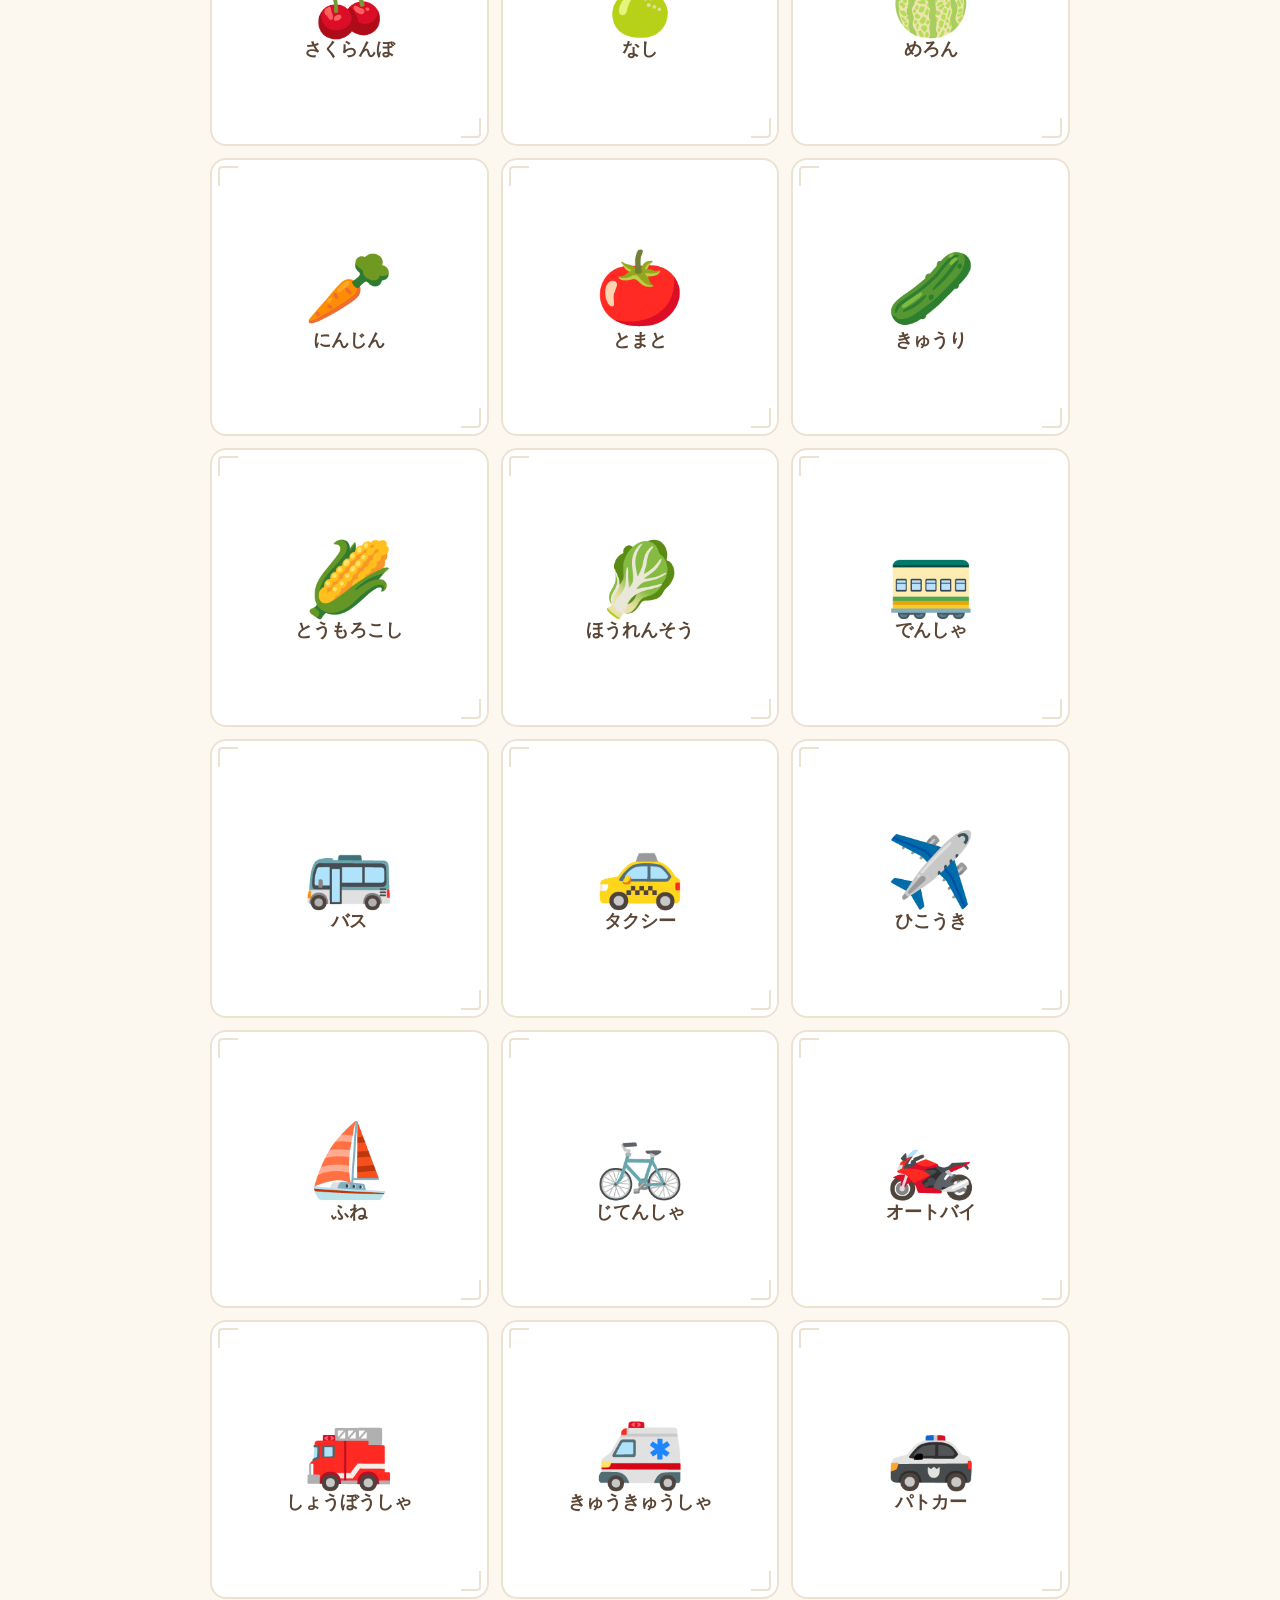
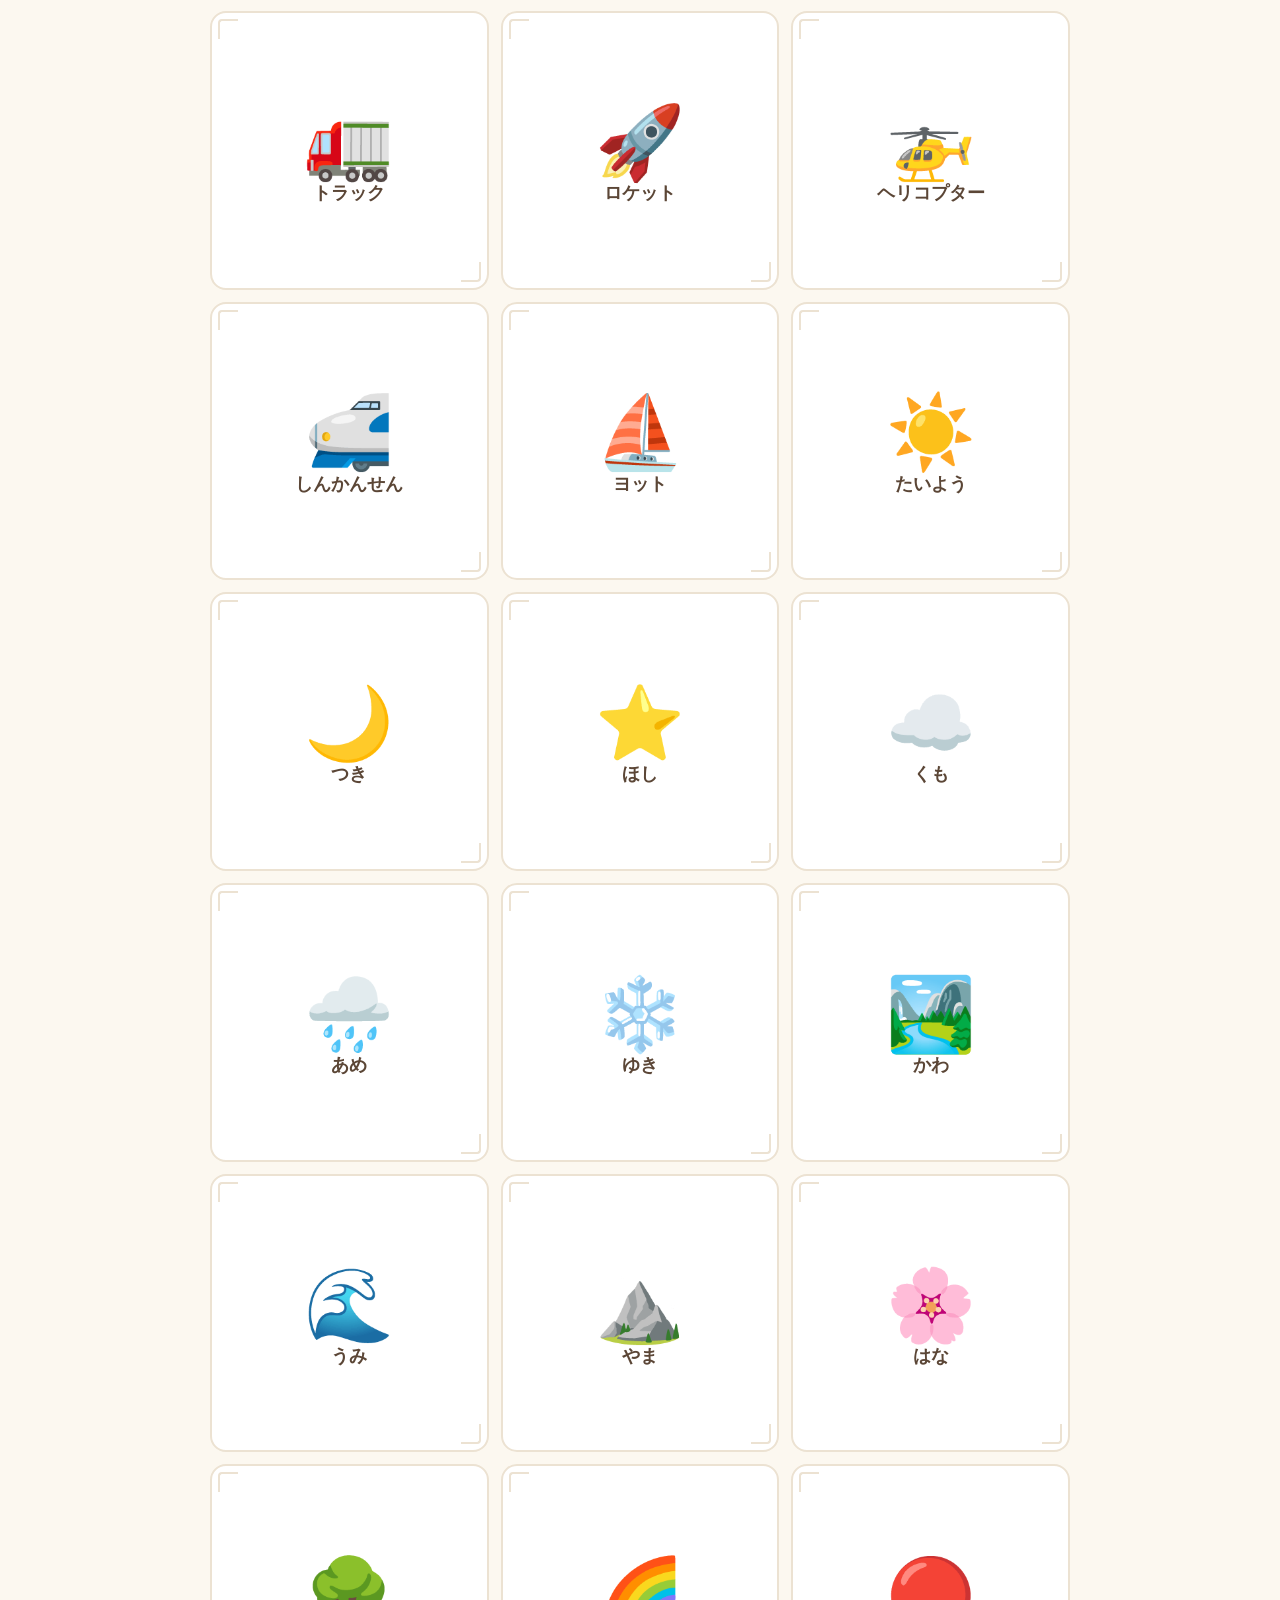
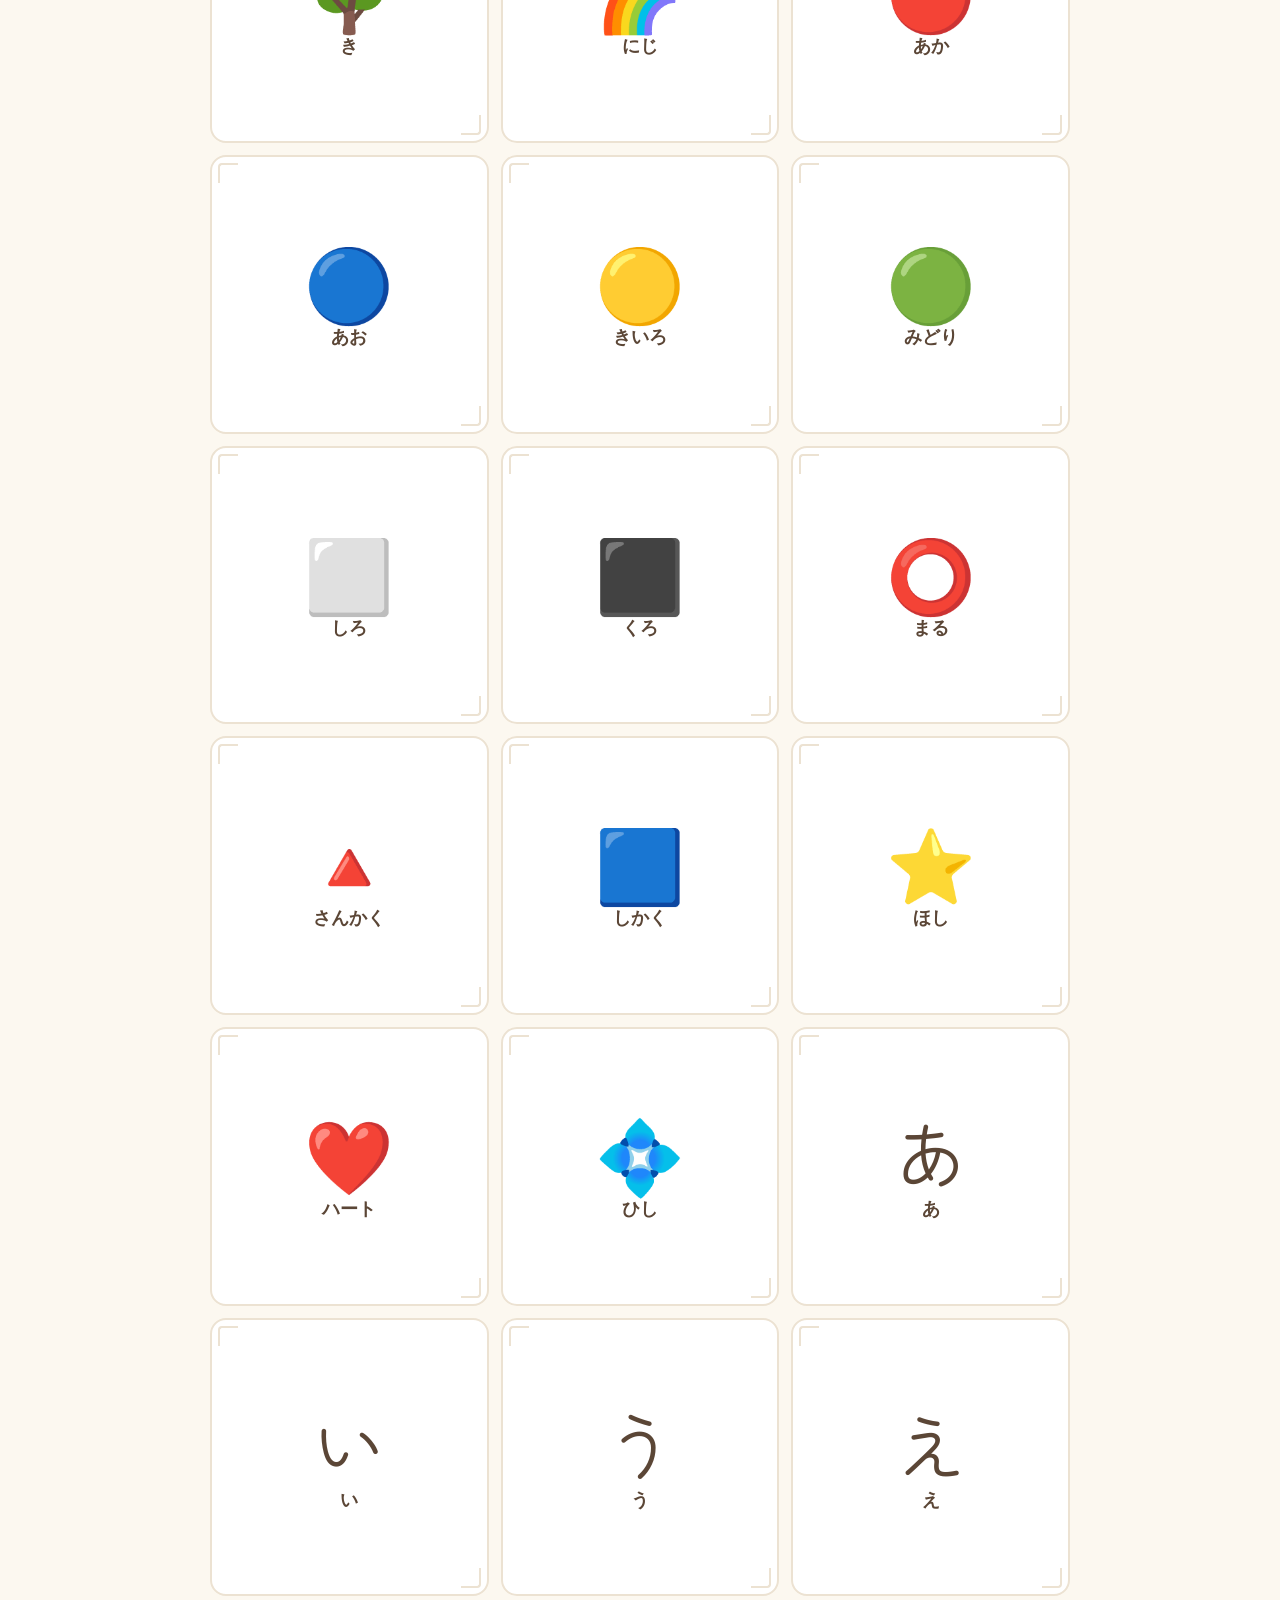
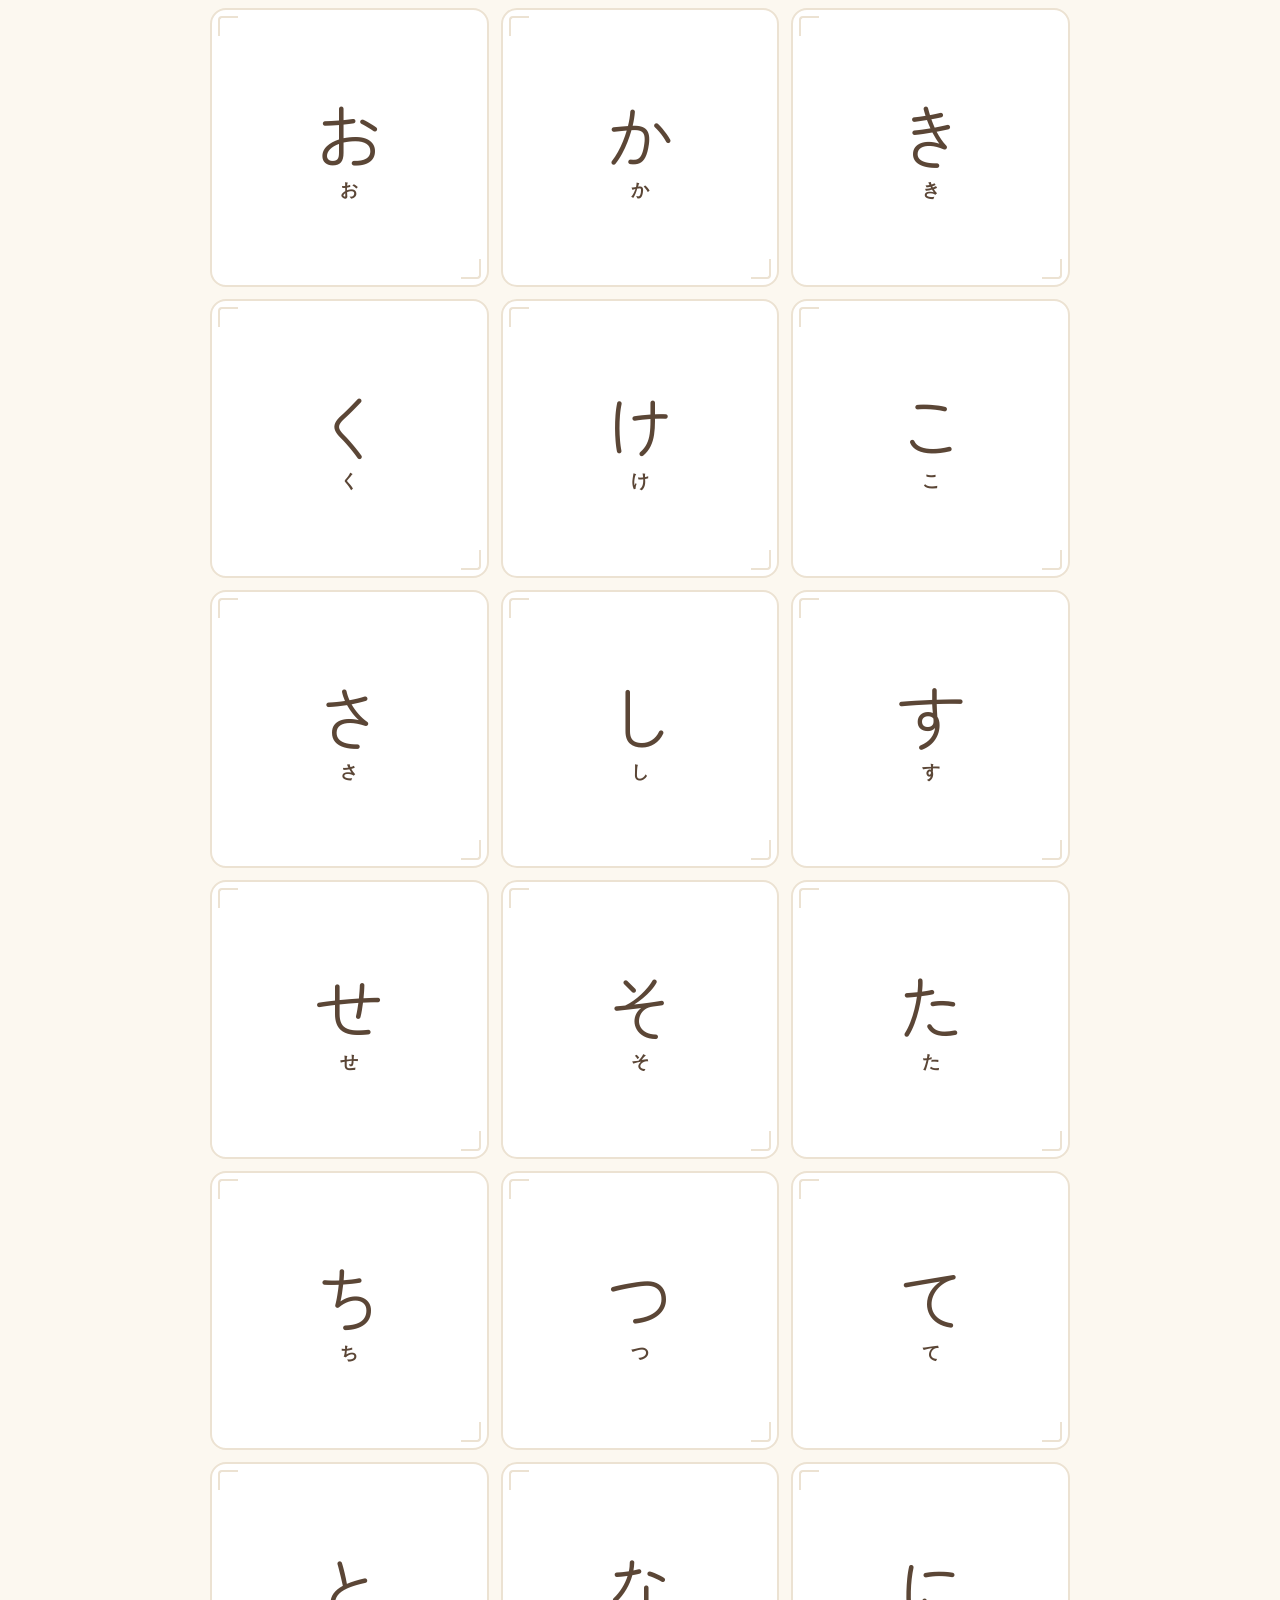
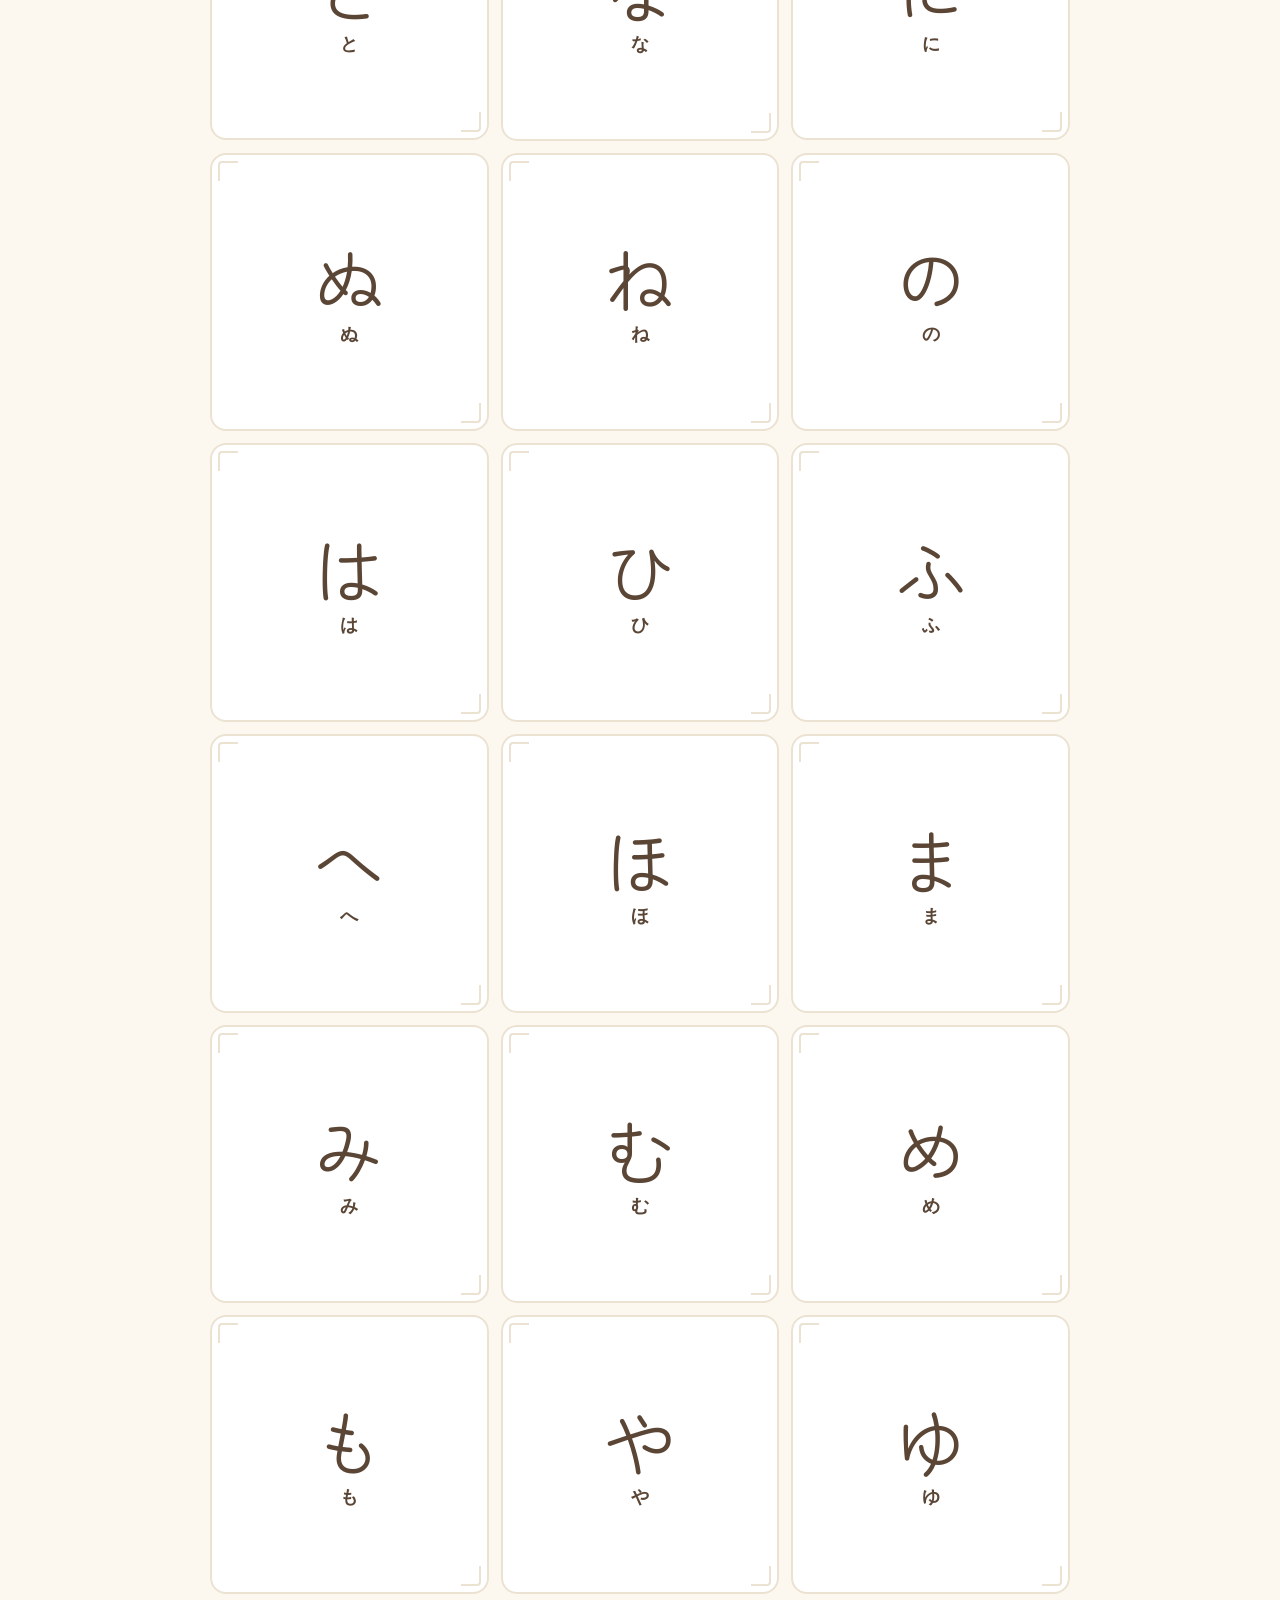
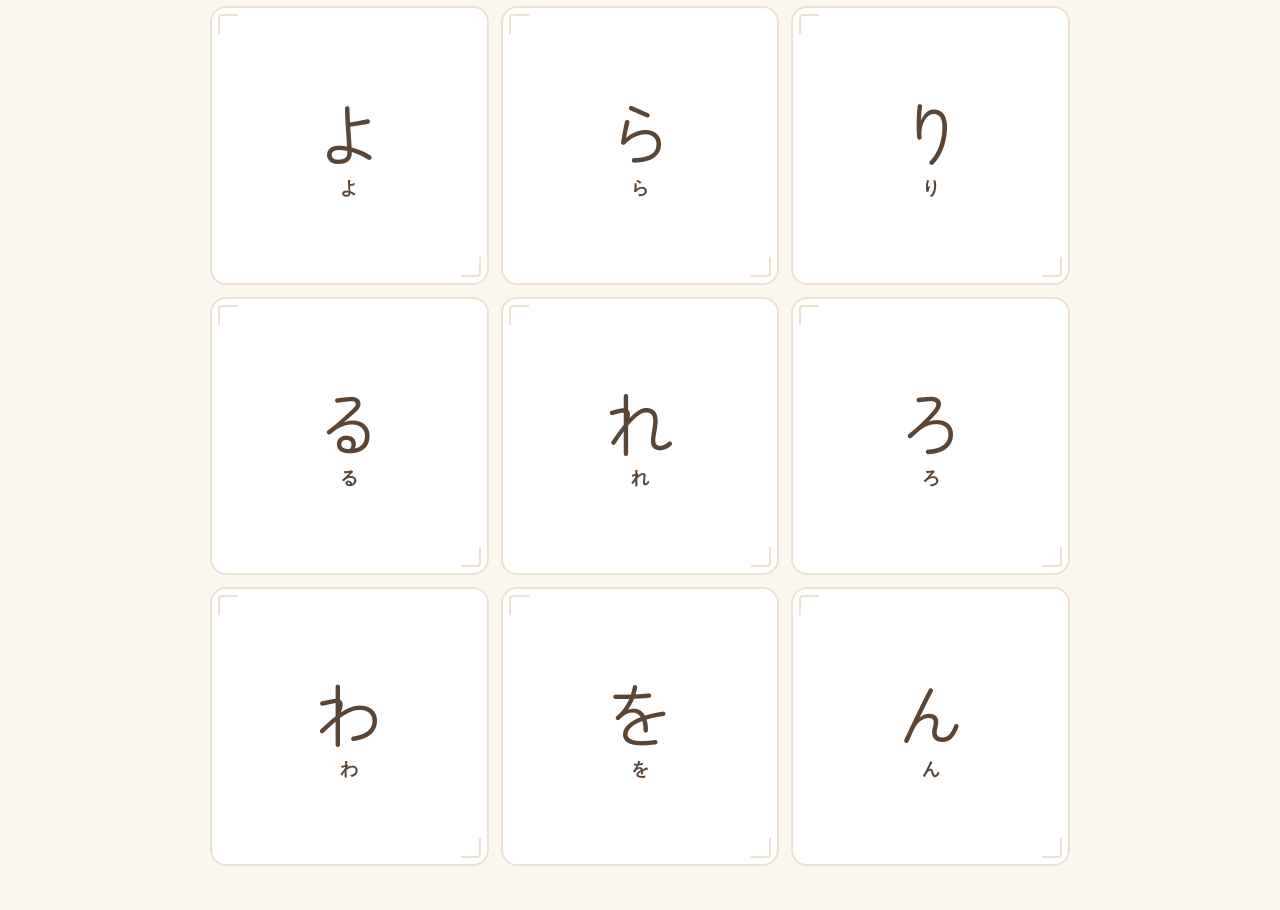
<file: print.html>
<!DOCTYPE html>
<html lang="ja">
<head>
<meta charset="UTF-8">
<meta name="viewport" content="width=device-width, initial-scale=1.0">
<title>印刷ページ — みぎのう あそび</title>
<link rel="stylesheet" href="css/style.css">
<link rel="stylesheet" href="css/print.css">
</head>
<body style="background:var(--cream);padding:0;margin:0;">

<div class="print-page">
  <!-- ヘッダー（印刷時非表示） -->
  <div class="print-header no-print">
    <a href="javascript:history.back()" class="print-back">← もどる</a>
    <h1 id="print-page-title">🖨 印刷ページ</h1>
  </div>

  <!-- 設定パネル（印刷時非表示） -->
  <div class="print-settings no-print">
    <h2>印刷の設定</h2>
    <div class="setting-row">
      <label for="sel-type">コンテンツ</label>
      <select id="sel-type">
        <option value="flashcard">フラッシュカード</option>
        <option value="dots">ドッツカード</option>
        <option value="recitation">暗唱シート</option>
        <option value="memorychip">メモリーチップ</option>
        <option value="miginoukun">みぎのう君</option>
      </select>
    </div>

    <!-- フラッシュカード設定 -->
    <div id="settings-flashcard" class="type-settings">
      <div class="setting-row">
        <label for="sel-fc-cat">カテゴリ</label>
        <select id="sel-fc-cat"></select>
      </div>
      <div class="setting-row">
        <label for="sel-fc-count">枚数</label>
        <select id="sel-fc-count">
          <option value="10">10枚</option>
          <option value="20">20枚</option>
          <option value="all" selected>全枚</option>
        </select>
      </div>
    </div>

    <!-- ドッツ設定 -->
    <div id="settings-dots" class="type-settings" style="display:none;">
      <div class="setting-row">
        <label for="sel-dots-max">最大数</label>
        <select id="sel-dots-max">
          <option value="10">1〜10</option>
          <option value="20" selected>1〜20</option>
        </select>
      </div>
    </div>

    <!-- 暗唱設定 -->
    <div id="settings-recitation" class="type-settings" style="display:none;">
      <div class="setting-row">
        <label for="sel-rec-item">題材</label>
        <select id="sel-rec-item">
          <option value="all">全題材</option>
        </select>
      </div>
    </div>

    <!-- メモリーチップ設定 -->
    <div id="settings-memorychip" class="type-settings" style="display:none;">
      <div class="setting-row">
        <label for="sel-mc-cat">カテゴリ</label>
        <select id="sel-mc-cat">
          <option value="all">全カテゴリ</option>
        </select>
      </div>
    </div>

    <!-- みぎのう君設定 -->
    <div id="settings-miginoukun" class="type-settings" style="display:none;">
      <div class="setting-row">
        <label for="sel-mign-type">チップ種類</label>
        <select id="sel-mign-type">
          <option value="pictures">絵チップ</option>
          <option value="colors">色チップ</option>
          <option value="symbols">記号チップ</option>
          <option value="all">全種類</option>
        </select>
      </div>
    </div>

    <!-- 共通設定 -->
    <div class="setting-row">
      <label for="sel-layout">1ページ配置</label>
      <select id="sel-layout">
        <option value="6" selected>2×3（6枚）</option>
        <option value="4">2×2（4枚）</option>
      </select>
    </div>

    <button class="btn-print-exec no-print" onclick="window.print()">🖨 印刷する（Ctrl+P）</button>
  </div>

  <!-- 印刷プレビュー -->
  <div id="print-preview"></div>
</div>

<script src="js/data.js"></script>
<script src="js/storage.js"></script>
<script>
(function () {
  /* ---- URLパラメータからタイプ取得 ---- */
  const params = new URLSearchParams(location.search);
  const initType = params.get('type') || 'flashcard';
  const selType = document.getElementById('sel-type');
  selType.value = initType;

  /* ---- カテゴリセレクト構築 ---- */
  function buildCatSelect(selId, categories) {
    const sel = document.getElementById(selId);
    if (!sel) return;
    sel.replaceChildren();
    const allOpt = document.createElement('option');
    allOpt.value = 'all'; allOpt.textContent = '全カテゴリ';
    sel.appendChild(allOpt);
    categories.forEach(cat => {
      const opt = document.createElement('option');
      opt.value = cat.id; opt.textContent = cat.name;
      sel.appendChild(opt);
    });
  }

  function buildReciteSelect() {
    const sel = document.getElementById('sel-rec-item');
    if (!sel) return;
    sel.replaceChildren();
    const allOpt = document.createElement('option');
    allOpt.value = 'all'; allOpt.textContent = '全題材';
    sel.appendChild(allOpt);
    Storage.getData().recitation.texts.forEach(t => {
      const opt = document.createElement('option');
      opt.value = t.id; opt.textContent = t.title;
      sel.appendChild(opt);
    });
  }

  function init() {
    const data = Storage.getData();
    buildCatSelect('sel-fc-cat', data.flashcards.categories);
    buildCatSelect('sel-mc-cat', data.memorychip.categories);
    buildReciteSelect();
    showTypeSettings(initType);
    render();
  }

  /* ---- 設定パネル切替 ---- */
  function showTypeSettings(type) {
    document.querySelectorAll('.type-settings').forEach(el => el.style.display = 'none');
    const target = document.getElementById('settings-' + type);
    if (target) target.style.display = '';
    document.getElementById('print-page-title').textContent = '🖨 印刷ページ — ' + {
      flashcard: 'フラッシュカード', dots: 'ドッツカード',
      recitation: '暗唱シート', memorychip: 'メモリーチップ', miginoukun: 'みぎのう君'
    }[type];
  }

  selType.onchange = () => { showTypeSettings(selType.value); render(); };
  ['sel-fc-cat','sel-fc-count','sel-dots-max','sel-rec-item',
   'sel-mc-cat','sel-mign-type','sel-layout'].forEach(id => {
    const el = document.getElementById(id);
    if (el) el.onchange = render;
  });

  /* ---- メイン描画 ---- */
  function render() {
    const type   = selType.value;
    const layout = document.getElementById('sel-layout').value;
    const preview = document.getElementById('print-preview');
    if (!preview) return;
    preview.replaceChildren();

    if (type === 'flashcard') renderFlashcards(preview, layout);
    else if (type === 'dots')   renderDots(preview, layout);
    else if (type === 'recitation') renderRecitation(preview);
    else if (type === 'memorychip') renderMemorychip(preview, layout);
    else if (type === 'miginoukun') renderMiginoukun(preview, layout);
  }

  /* ---- フラッシュカード印刷 ---- */
  function renderFlashcards(preview, layout) {
    const data = Storage.getData();
    const catId = document.getElementById('sel-fc-cat').value;
    const countVal = document.getElementById('sel-fc-count').value;
    let cards = [];

    const cats = catId === 'all' ? data.flashcards.categories
                                 : data.flashcards.categories.filter(c => c.id === catId);
    cats.forEach(cat => cards.push(...cat.cards.map(c => ({ ...c, catId: cat.id }))));
    if (countVal !== 'all') cards = cards.slice(0, +countVal);

    const grid = makeGrid(layout);
    cards.forEach(card => {
      const el = document.createElement('div');
      el.className = 'print-card';
      const corner1 = document.createElement('div'); corner1.className = 'card-corner tl';
      const corner2 = document.createElement('div'); corner2.className = 'card-corner br';

      if (card.catId === 'hiragana' && !card.wordEmoji) {
        const big = document.createElement('div');
        big.className = 'card-hiragana'; big.textContent = card.emoji;
        el.appendChild(corner1); el.appendChild(corner2); el.appendChild(big);
      } else {
        const emojiEl = document.createElement('div');
        emojiEl.className = 'card-emoji'; emojiEl.textContent = card.emoji;
        const nameEl = document.createElement('div');
        nameEl.className = 'card-name'; nameEl.textContent = card.name;
        el.appendChild(corner1); el.appendChild(corner2);
        el.appendChild(emojiEl); el.appendChild(nameEl);
      }
      grid.appendChild(el);
    });
    preview.appendChild(grid);
  }

  /* ---- ドッツカード印刷 ---- */
  function renderDots(preview, layout) {
    const maxN = +document.getElementById('sel-dots-max').value;
    const grid = makeGrid(layout);

    for (let n = 1; n <= maxN; n++) {
      const card = document.createElement('div');
      card.className = 'print-dots-card';

      const area = document.createElement('div');
      area.className = 'print-dots-area';
      const positions = generatePositions(n);
      positions.forEach(pos => {
        const dot = document.createElement('div');
        dot.className = 'print-dot';
        const size = Math.max(8, Math.min(18, Math.floor(80 / Math.sqrt(n + 1))));
        dot.style.cssText = `width:${size}px;height:${size}px;left:${pos.x}%;top:${pos.y}%;`;
        area.appendChild(dot);
      });

      const numEl = document.createElement('div');
      numEl.className = 'print-dots-num'; numEl.textContent = String(n);

      card.appendChild(area); card.appendChild(numEl);
      grid.appendChild(card);
    }
    preview.appendChild(grid);
  }

  /* ---- 暗唱シート印刷 ---- */
  function renderRecitation(preview) {
    const data = Storage.getData();
    const selId = document.getElementById('sel-rec-item').value;
    const texts = selId === 'all' ? data.recitation.texts
                                  : data.recitation.texts.filter(t => t.id === selId);
    texts.forEach(t => {
      const sheet = document.createElement('div');
      sheet.className = 'print-recite-sheet';
      const title = document.createElement('div');
      title.className = 'print-recite-title'; title.textContent = '【 ' + t.title + ' 】';
      const text = document.createElement('div');
      text.className = 'print-recite-text'; text.textContent = t.text;
      sheet.appendChild(title); sheet.appendChild(text);
      preview.appendChild(sheet);
    });
  }

  /* ---- メモリーチップ印刷 ---- */
  function renderMemorychip(preview, layout) {
    const data = Storage.getData();
    const catId = document.getElementById('sel-mc-cat').value;
    const cats  = catId === 'all' ? data.memorychip.categories
                                  : data.memorychip.categories.filter(c => c.id === catId);
    const grid = makeGrid(layout);
    cats.forEach(cat => {
      cat.chips.forEach(chip => {
        const el = makeChipCard(chip.emoji, chip.name);
        grid.appendChild(el);
      });
    });
    preview.appendChild(grid);
  }

  /* ---- みぎのう君印刷 ---- */
  function renderMiginoukun(preview, layout) {
    const data = Storage.getData().miginoukun;
    const typeVal = document.getElementById('sel-mign-type').value;
    const grid = makeGrid(layout);

    if (typeVal === 'pictures' || typeVal === 'all') {
      data.pictures.forEach(p => grid.appendChild(makeChipCard(p.emoji, p.name)));
    }
    if (typeVal === 'colors' || typeVal === 'all') {
      data.colors.forEach(c => {
        const el = document.createElement('div');
        el.className = 'print-color-chip';
        el.style.background = c.color;
        if (c.border) el.style.border = '3px solid #ccc';
        el.textContent = c.name;
        grid.appendChild(el);
      });
    }
    if (typeVal === 'symbols' || typeVal === 'all') {
      data.symbols.forEach(s => grid.appendChild(makeChipCard(s.emoji, s.name)));
    }
    preview.appendChild(grid);
  }

  /* ---- ユーティリティ ---- */
  function makeGrid(layout) {
    const g = document.createElement('div');
    g.className = 'cards-preview layout-' + layout;
    return g;
  }

  function makeChipCard(emoji, name) {
    const el = document.createElement('div');
    el.className = 'print-chip-card';
    const emojiEl = document.createElement('div');
    emojiEl.className = 'chip-emoji'; emojiEl.textContent = emoji;
    const nameEl = document.createElement('div');
    nameEl.className = 'chip-label'; nameEl.textContent = name;
    el.appendChild(emojiEl); el.appendChild(nameEl);
    return el;
  }

  function generatePositions(n) {
    const positions = [];
    const margin = 8;
    for (let i = 0; i < n; i++) {
      let x, y, ok; let tries = 0;
      do {
        x = margin + Math.random() * (84 - margin);
        y = margin + Math.random() * (84 - margin);
        ok = positions.every(p => Math.hypot(p.x - x, p.y - y) > 18);
        tries++;
      } while (!ok && tries < 40);
      positions.push({ x, y });
    }
    return positions;
  }

  init();
})();
</script>
</body>
</html>
</file>
<file: css/style.css>
/* ============================================================
   style.css — メインスタイル
   ランディングページ・全トレーニングビュー・レスポンシブ対応
   ============================================================ */

@import url('https://fonts.googleapis.com/css2?family=Kosugi+Maru&family=Zen+Maru+Gothic:wght@500;700&display=swap');

/* ---------- CSS変数 ---------- */
:root {
  --cream:    #fcf8f0;
  --paper:    #ffffff;
  --ink:      #5b4636;
  --soft-ink: #9a8b78;
  --peach:    #f6c8b0;
  --sky:      #bcdce4;
  --leaf:     #cfe0b8;
  --sun:      #f5d98b;
  --dot:      #e35b4a;
  --shadow:   rgba(120,100,80,.18);
  --line:     #ece2d2;
  --header-h: 56px;
  --max-w:    1100px;
  --radius:   24px;
}

/* ---------- リセット ---------- */
*, *::before, *::after { box-sizing: border-box; -webkit-tap-highlight-color: transparent; }
html { scroll-behavior: smooth; }
body {
  margin: 0;
  font-family: 'Zen Maru Gothic','Kosugi Maru',sans-serif;
  color: var(--ink);
  background: var(--cream);
  overflow-x: hidden;
  user-select: none;
  -webkit-user-select: none;
}
button { font-family: inherit; cursor: pointer; }
a { text-decoration: none; color: inherit; }

/* ---------- ページ切替 ---------- */
.page { display: none; min-height: 100vh; }
.page.active { display: block; }
.training-page { display: none; position: fixed; inset: 0; z-index: 100;
  flex-direction: column;
  background: radial-gradient(circle at 18% 12%,#fff6ea 0%,transparent 45%),
              radial-gradient(circle at 82% 8%,#eef6f3 0%,transparent 40%),
              radial-gradient(circle at 50% 100%,#fdeede 0%,transparent 55%),
              var(--cream);
  animation: pageFade .35s ease;
  overflow: hidden;
  padding-bottom: env(safe-area-inset-bottom, 0px);
  padding-left:   env(safe-area-inset-left,   0px);
  padding-right:  env(safe-area-inset-right,  0px);
}
.training-page.active { display: flex; }
@keyframes pageFade { from { opacity:0; transform: translateY(8px); } to { opacity:1; transform:none; } }

/* ============================================================
   LANDING PAGE
   ============================================================ */

/* ---------- 固定ヘッダー ---------- */
.site-header {
  position: fixed; top: 0; left: 0; right: 0; z-index: 50;
  height: var(--header-h);
  background: rgba(252,248,240,.92);
  backdrop-filter: blur(8px);
  border-bottom: 1px solid var(--line);
  display: flex; align-items: center; justify-content: space-between;
  padding: 0 20px;
}
.site-logo { font-size: 18px; font-weight: 700; letter-spacing: .04em; }
.site-logo span { color: var(--peach); }
.site-nav { display: flex; gap: 4px; flex-wrap: wrap; }
.site-nav a {
  font-size: 12px; font-weight: 700; color: var(--soft-ink);
  padding: 6px 10px; border-radius: 14px; transition: background .15s;
  white-space: nowrap;
}
.site-nav a:hover { background: var(--peach); color: #fff; }
.header-admin { font-size: 11px; color: var(--soft-ink); opacity: .6; padding: 6px 8px; border-radius: 14px; }
.header-admin:hover { opacity: 1; }

/* ---------- ランディングページ本体 ---------- */
#page-landing main { padding-top: var(--header-h); }

/* ---------- 共通アニメーション（スクロール連動） ---------- */
.animate-on-scroll {
  opacity: 0; transform: translateY(28px);
  transition: opacity .7s ease, transform .7s ease;
}
.animate-on-scroll.visible { opacity: 1; transform: none; }

@media (prefers-reduced-motion: reduce) {
  .animate-on-scroll { opacity: 1 !important; transform: none !important; transition: none !important; }
  * { animation-duration: .01ms !important; transition-duration: .01ms !important; }
}

/* ---------- ヒーローセクション ---------- */
.hero-section {
  min-height: calc(100vh - var(--header-h));
  display: flex; flex-direction: column; align-items: center;
  justify-content: center; padding: 60px 24px 80px;
  text-align: center; position: relative; overflow: hidden;
}
/* 背景 atmosphere */
.hero-section::before {
  content: '';
  position: absolute; width: 300px; height: 300px; border-radius: 50%;
  background: radial-gradient(circle, rgba(246,200,176,.25), transparent 70%);
  top: 10%; left: -10%; animation: float1 40s ease-in-out infinite;
  pointer-events: none;
}
.hero-section::after {
  content: '';
  position: absolute; width: 250px; height: 250px; border-radius: 50%;
  background: radial-gradient(circle, rgba(188,220,228,.2), transparent 70%);
  bottom: 15%; right: -5%; animation: float2 50s ease-in-out infinite;
  pointer-events: none;
}
@keyframes float1 { 0%,100%{transform:translate(0,0) scale(1);} 33%{transform:translate(30px,-20px) scale(1.05);} 66%{transform:translate(-10px,30px) scale(.95);} }
@keyframes float2 { 0%,100%{transform:translate(0,0) scale(1);} 50%{transform:translate(-20px,-30px) scale(1.08);} }

.hero-title {
  font-size: clamp(32px,8vw,60px); font-weight: 700;
  letter-spacing: .05em; margin: 0 0 8px;
  animation: stagger1 .8s ease both;
}
.hero-title span { color: var(--peach); }
.hero-sub {
  font-size: clamp(14px,3.5vw,20px); color: var(--soft-ink);
  margin: 0 0 40px; animation: stagger2 .8s .15s ease both;
}
@keyframes stagger1 { from{opacity:0;transform:translateY(16px);}to{opacity:1;transform:none;} }
@keyframes stagger2 { from{opacity:0;transform:translateY(12px);}to{opacity:1;transform:none;} }

.brain-cards {
  display: flex; gap: 14px; justify-content: center;
  margin: 0 0 36px; animation: stagger3 .8s .3s ease both;
}
@keyframes stagger3 { from{opacity:0;transform:translateY(10px);}to{opacity:1;transform:none;} }
.brain-card {
  flex: 1; max-width: 180px; border-radius: 20px; padding: 18px 16px;
  text-align: center; color: #fff;
}
.brain-card.right { background: linear-gradient(150deg,#f6c8b0,#ef9b7c); }
.brain-card.left  { background: linear-gradient(150deg,#bcdce4,#8bbcca); }
.brain-card b { font-size: 16px; display: block; margin-bottom: 6px; }
.brain-card small { font-size: 11px; line-height: 1.7; opacity: .95; }

.hero-graph {
  background: var(--paper); border-radius: 20px; padding: 20px 24px;
  max-width: 420px; width: 100%; box-shadow: 0 8px 24px var(--shadow);
  animation: stagger4 .8s .45s ease both;
}
@keyframes stagger4 { from{opacity:0;transform:translateY(8px);}to{opacity:1;transform:none;} }
.hero-graph h3 { margin: 0 0 12px; font-size: 14px; color: var(--soft-ink); }
.graph-bar-wrap { display: flex; flex-direction: column; gap: 8px; }
.graph-bar-row { display: flex; align-items: center; gap: 10px; font-size: 12px; }
.graph-bar-row .age-lbl { width: 36px; color: var(--soft-ink); text-align: right; }
.graph-bar { flex: 1; height: 16px; border-radius: 8px; background: var(--line); overflow: hidden; }
.graph-bar-fill { height: 100%; border-radius: 8px;
  background: linear-gradient(90deg, var(--peach), #ef9b7c);
  transition: width 1s ease; }

.hero-desc-wrap { max-width: 560px; margin: 36px auto 0; animation: stagger5 .8s .6s ease both; }
@keyframes stagger5 { from{opacity:0;}to{opacity:1;} }
.hero-desc-wrap p { font-size: 14px; line-height: 1.9; color: var(--ink); margin: 0 0 12px; }
.hero-disclaimer { font-size: 11px; color: var(--soft-ink); border-top: 1px dashed var(--line); padding-top: 12px; margin-top: 16px; line-height: 1.7; }

/* ---------- コンテンツセクション ---------- */
.content-section {
  padding: 80px 24px;
  border-top: 1px solid var(--line);
}
.content-inner { max-width: var(--max-w); margin: 0 auto; }
.section-header { display: flex; align-items: center; gap: 14px; margin-bottom: 32px; }
.section-emoji { font-size: 44px; }
.section-header-text {}
.section-badge {
  display: inline-block; background: var(--peach); color: #fff;
  font-size: 11px; font-weight: 700; padding: 3px 10px; border-radius: 20px;
  margin-bottom: 6px;
}
.section-badge.new { background: #8bbcca; }
.section-badge.coming { background: var(--soft-ink); }
.section-title { font-size: clamp(22px,5vw,34px); font-weight: 700; margin: 0; }

.section-grid { display: grid; grid-template-columns: 1fr 1fr; gap: 20px; margin-bottom: 28px; }
.info-card {
  background: var(--paper); border-radius: 20px;
  padding: 20px 22px; box-shadow: 0 6px 18px var(--shadow);
}
.info-card h3 { margin: 0 0 10px; font-size: 15px; color: var(--peach); }
.info-card.dots-accent h3 { color: var(--dot); }
.info-card.sky-accent h3 { color: #7aaec8; }
.info-card.leaf-accent h3 { color: #7aaa60; }
.info-card p { margin: 0; font-size: 14px; line-height: 1.9; color: var(--ink); }

.section-actions { display: flex; gap: 12px; flex-wrap: wrap; }
.btn-start {
  border: none; border-radius: 50px; padding: 14px 32px;
  font-size: 16px; font-weight: 700; color: #fff;
  background: linear-gradient(135deg, var(--peach), #ef9b7c);
  box-shadow: 0 6px 18px rgba(240,150,100,.4);
  transition: transform .18s, box-shadow .18s;
}
.btn-start:hover  { transform: translateY(-2px); box-shadow: 0 10px 24px rgba(240,150,100,.5); }
.btn-start:active { transform: scale(.96); }
.btn-print {
  border: 2px solid var(--line); border-radius: 50px; padding: 12px 26px;
  font-size: 15px; font-weight: 700; color: var(--ink); background: var(--paper);
  box-shadow: 0 4px 12px var(--shadow);
  transition: transform .18s, border-color .18s;
}
.btn-print:hover  { border-color: var(--peach); transform: translateY(-2px); }
.btn-print:active { transform: scale(.96); }
.btn-coming {
  border: 2px dashed var(--line); border-radius: 50px; padding: 12px 26px;
  font-size: 15px; font-weight: 700; color: var(--soft-ink); background: transparent;
  cursor: not-allowed;
}

/* ゲームセクション（準備中） */
.section-coming .section-title { color: var(--soft-ink); }
.coming-notice {
  text-align: center; padding: 40px 20px; background: var(--paper);
  border-radius: 20px; color: var(--soft-ink);
  box-shadow: 0 4px 12px var(--shadow);
}
.coming-notice .big-emoji { font-size: 56px; margin-bottom: 12px; }
.coming-notice p { margin: 0; font-size: 14px; }

/* ---------- フッター ---------- */
.site-footer {
  background: var(--ink); color: rgba(255,255,255,.7);
  padding: 48px 24px; font-size: 13px; line-height: 1.9;
}
.footer-inner { max-width: var(--max-w); margin: 0 auto; }
.footer-title { font-size: 16px; font-weight: 700; color: #fff; margin: 0 0 16px; }
.footer-disclaimer { border-top: 1px solid rgba(255,255,255,.15); padding-top: 16px; margin-top: 24px; font-size: 12px; opacity: .7; }
.age-table { width: 100%; border-collapse: collapse; margin: 12px 0; font-size: 12px; }
.age-table th, .age-table td { padding: 6px 10px; border: 1px solid rgba(255,255,255,.15); text-align: center; }
.age-table th { background: rgba(255,255,255,.1); }

/* ============================================================
   SHARED TRAINING VIEW COMPONENTS
   ============================================================ */

/* ---------- トップバー ---------- */
.topbar {
  display: flex; align-items: center; gap: 12px; padding: 12px 16px;
  flex-shrink: 0;
}
.back {
  border: none; background: var(--paper); box-shadow: 0 4px 12px var(--shadow);
  width: 46px; height: 46px; border-radius: 50%;
  font-size: 22px; color: var(--ink); display: flex; align-items: center; justify-content: center;
  transition: transform .15s; flex-shrink: 0;
}
.back:active { transform: scale(.9); }
.topbar-title { margin: 0; font-size: 18px; font-weight: 700; flex: 1; }
.age-pills { display: flex; gap: 6px; flex-wrap: wrap; }
.pill {
  border: 2px solid var(--line); background: var(--paper);
  border-radius: 18px; padding: 5px 10px; font-size: 12px;
  color: var(--soft-ink); font-weight: 700; transition: .15s;
}
.pill.on { background: var(--peach); color: #fff; border-color: var(--peach); }

/* ---------- ステージ（カード表示エリア） ---------- */
.stage {
  flex: 1; display: flex; align-items: center; justify-content: center;
  padding: 8px 16px 0; position: relative;
}

/* ---------- フラッシュカード ---------- */
.flash-card {
  width: min(620px, 94vw, calc((100svh - 290px) * 4 / 3)); aspect-ratio: 4/3;
  background: var(--paper); border-radius: 26px;
  box-shadow: 0 18px 44px var(--shadow);
  display: flex; flex-direction: column; align-items: center; justify-content: center;
  position: relative; overflow: hidden;
}
.flash-card .corner { position: absolute; width: 56px; height: 56px; border: 3px solid var(--line); opacity: .5; }
.flash-card .corner.tl { top: 14px; left: 14px; border-right: none; border-bottom: none; border-radius: 12px 0 0 0; }
.flash-card .corner.br { bottom: 14px; right: 14px; border-left: none; border-top: none; border-radius: 0 0 12px 0; }
.flash-card .pic {
  font-size: clamp(80px,26vw,180px); line-height: 1;
  filter: drop-shadow(0 6px 8px rgba(0,0,0,.06));
}
.flash-card .pic.hiragana-pic {
  font-size: clamp(100px,30vw,220px); line-height: 1;
  font-family: 'Kosugi Maru', sans-serif; color: var(--ink);
}
.flash-card .word {
  position: absolute; bottom: 16px;
  font-size: clamp(22px,6vw,40px); font-weight: 700;
  color: var(--ink); font-family: 'Kosugi Maru', sans-serif; letter-spacing: .08em;
}
.flash-card .pic.has-image {
  width: 80%; max-height: 65%;
  display: flex; align-items: center; justify-content: center; font-size: 0;
}
.flash-card .pic.has-image img {
  width: 100%; height: 100%; object-fit: contain; display: block; border-radius: 10px;
}
.flash-card.pop { animation: cardPop .28s ease; }
@keyframes cardPop { 0%{transform:scale(.85) rotate(-1.5deg);opacity:.2;} 100%{transform:scale(1) rotate(0);opacity:1;} }

/* ---------- カテゴリ行 ---------- */
.cat-row { display: flex; gap: 8px; flex-wrap: wrap; padding: 0 16px 6px; flex-shrink: 0; }
.cat-btn {
  border: 2px solid var(--line); background: var(--paper);
  border-radius: 16px; padding: 6px 14px; font-size: 13px;
  color: var(--soft-ink); font-weight: 700; transition: .15s;
}
.cat-btn.on { background: var(--leaf); color: var(--ink); border-color: var(--leaf); }

/* ---------- コントロール ---------- */
.controls { padding: 14px 16px 20px; display: flex; flex-direction: column; gap: 12px; align-items: center; flex-shrink: 0; }
.play-row { display: flex; gap: 12px; align-items: center; }
.ctl {
  border: none; background: var(--paper); box-shadow: 0 6px 16px var(--shadow);
  width: 56px; height: 56px; border-radius: 50%;
  font-size: 22px; color: var(--ink);
  display: flex; align-items: center; justify-content: center; transition: transform .15s;
}
.ctl:active { transform: scale(.9); }
.ctl.main { width: 72px; height: 72px; font-size: 28px; background: var(--peach); color: #fff; box-shadow: 0 8px 22px rgba(240,160,120,.5); }
.opts { display: flex; gap: 16px; flex-wrap: wrap; justify-content: center; color: var(--soft-ink); font-size: 13px; }
.opt { display: flex; align-items: center; gap: 7px; }
.seg { display: flex; border-radius: 14px; overflow: hidden; border: 2px solid var(--line); }
.seg button { border: none; background: var(--paper); padding: 6px 11px; font-size: 12px; color: var(--soft-ink); font-weight: 700; transition: background .15s; }
.seg button.on { background: var(--sky); color: var(--ink); }
.toggle { width: 42px; height: 24px; border-radius: 20px; background: var(--line); position: relative; cursor: pointer; transition: background .2s; }
.toggle.on { background: var(--leaf); }
.toggle::after { content: ''; position: absolute; width: 18px; height: 18px; border-radius: 50%; background: #fff; top: 3px; left: 3px; transition: left .2s; box-shadow: 0 1px 3px rgba(0,0,0,.2); }
.toggle.on::after { left: 21px; }

/* ---------- ドッツ ---------- */
.dotboard {
  width: min(580px,94vw); aspect-ratio: 4/3;
  background: var(--paper); border-radius: 26px;
  box-shadow: 0 18px 44px var(--shadow); position: relative; overflow: hidden;
}
.dot-shape {
  position: absolute; aspect-ratio: 1;
  display: flex; align-items: center; justify-content: center;
  animation: dotPop .3s ease both;
}
.dot-shape.circle { background: radial-gradient(circle at 35% 30%,#ff7a68,var(--dot)); border-radius: 50%; width: 11%; box-shadow: 0 3px 6px rgba(180,60,40,.3); }
.dot-shape.star { font-size: 7vw; width: 12%; }
.dot-shape.heart { font-size: 7vw; width: 12%; }
.dot-shape.rabbit { font-size: 7vw; width: 12%; }
.dot-shape.penguin { font-size: 7vw; width: 12%; }
@keyframes dotPop { 0%{transform:scale(0);opacity:0;} 70%{transform:scale(1.15);} 100%{transform:scale(1);opacity:1;} }
.dot-answer {
  position: absolute; bottom: 14px; left: 0; right: 0; text-align: center;
  font-size: clamp(38px,12vw,86px); font-weight: 700; color: var(--dot);
  opacity: 0; transition: opacity .3s; font-family: 'Kosugi Maru';
}
.dot-answer.show { opacity: 1; }
.dot-equation {
  position: absolute; bottom: 14px; left: 0; right: 0; text-align: center;
  font-size: clamp(24px,7vw,52px); font-weight: 700; color: var(--dot);
  opacity: 0; transition: opacity .3s; font-family: 'Kosugi Maru';
}
.dot-equation.show { opacity: 1; }

/* ---------- 暗唱 ---------- */
.recite-card {
  width: min(620px,94vw); min-height: 240px;
  background: var(--paper); border-radius: 26px;
  box-shadow: 0 18px 44px var(--shadow);
  display: flex; align-items: center; justify-content: center;
  position: relative; padding: 30px 28px;
}
.recite-text {
  font-family: 'Kosugi Maru', sans-serif;
  font-size: clamp(18px,4.5vw,28px); line-height: 2.4;
  text-align: center; color: var(--ink);
  white-space: pre-wrap;
}

/* ---------- メモリーチップ ---------- */
.chip-stage {
  display: flex; flex-wrap: wrap; gap: 12px;
  justify-content: center; align-content: center;
  max-width: min(560px,94vw); padding: 10px;
}
.chip {
  width: clamp(64px,16vw,90px); height: clamp(64px,16vw,90px);
  background: var(--paper); border-radius: 18px;
  box-shadow: 0 6px 16px var(--shadow);
  display: flex; flex-direction: column; align-items: center; justify-content: center;
  gap: 4px; font-size: clamp(26px,7vw,40px);
  border: 3px solid transparent; cursor: pointer;
  transition: transform .18s, box-shadow .18s, border-color .18s;
  position: relative; user-select: none;
}
.chip:active { transform: scale(.92); }
.chip .chip-name { font-size: clamp(9px,2.2vw,13px); color: var(--soft-ink); font-weight: 700; }
.chip.face-down { background: linear-gradient(135deg,var(--peach),#ef9b7c); }
.chip.face-down .chip-emoji, .chip.face-down .chip-name { display: none; }
.chip.selected { border-color: var(--peach); box-shadow: 0 0 0 3px rgba(246,200,176,.5); transform: translateY(-4px); }
.chip.matched { border-color: var(--leaf); background: #f0f8ec; opacity: .7; pointer-events: none; }
.chip.wrong { border-color: var(--dot); animation: shake .4s ease; }
@keyframes shake { 0%,100%{transform:translateX(0);} 25%{transform:translateX(-6px);} 75%{transform:translateX(6px);} }
.chip.correct-flash { border-color: var(--leaf); background: #f0f8ec; animation: correctPop .4s ease; }
@keyframes correctPop { 0%{transform:scale(1.15);}100%{transform:scale(1);} }

/* ---- メモリーチップ モード選択 ---- */
.mode-select {
  display: flex; gap: 10px; flex-wrap: wrap; justify-content: center;
  padding: 12px 16px;
}
.mode-btn {
  border: 2px solid var(--line); background: var(--paper); border-radius: 20px;
  padding: 8px 18px; font-size: 13px; font-weight: 700; color: var(--soft-ink);
  transition: .15s;
}
.mode-btn.on { background: var(--sky); color: var(--ink); border-color: var(--sky); }

.score-badge {
  font-size: 20px; font-weight: 700; color: var(--peach);
  background: var(--paper); padding: 8px 18px; border-radius: 20px;
  box-shadow: 0 4px 12px var(--shadow);
}

/* ---------- みぎのう君 ---------- */
.mign-grid-wrap {
  background: var(--paper); border-radius: 24px;
  box-shadow: 0 14px 36px var(--shadow); padding: 16px;
  max-width: min(500px,94vw);
}
.mign-grid {
  display: grid; gap: 8px;
  justify-content: center; align-content: center;
}
.mign-cell {
  width: clamp(52px,12vw,72px); height: clamp(52px,12vw,72px);
  background: var(--cream); border-radius: 14px;
  border: 2px solid var(--line); display: flex; align-items: center;
  justify-content: center; font-size: clamp(24px,6vw,36px);
  cursor: pointer; transition: .18s;
}
.mign-cell:active { transform: scale(.92); }
.mign-cell.empty { cursor: pointer; }
.mign-cell.filled { background: var(--paper); border-color: transparent; box-shadow: 0 4px 10px var(--shadow); }
.mign-cell.correct { background: #e8f8ee; border-color: var(--leaf); }
.mign-cell.wrong   { background: #fdf0ee; border-color: var(--dot); }
.mign-cell.hidden  { background: var(--line); font-size: 0; }

.color-chip {
  width: clamp(52px,12vw,72px); height: clamp(52px,12vw,72px);
  border-radius: 14px; border: 3px solid transparent;
  cursor: pointer; transition: .18s;
  box-shadow: 0 4px 10px var(--shadow);
}
.color-chip:active { transform: scale(.92); }
.color-chip.selected { border-color: var(--ink); transform: scale(1.08); }

.result-overlay {
  position: absolute; inset: 0; background: rgba(252,248,240,.92);
  display: flex; flex-direction: column; align-items: center; justify-content: center;
  gap: 16px; border-radius: 24px; z-index: 10;
}
.result-emoji { font-size: 72px; }
.result-msg { font-size: 22px; font-weight: 700; }
.result-sub { font-size: 15px; color: var(--soft-ink); }
.btn-retry {
  border: none; background: var(--peach); color: #fff; border-radius: 50px;
  padding: 12px 28px; font-size: 15px; font-weight: 700;
  box-shadow: 0 6px 18px rgba(240,160,120,.4); transition: transform .15s;
}
.btn-retry:active { transform: scale(.95); }

/* ---------- ゲームメッセージ ---------- */
.game-msg {
  font-size: clamp(14px,3.5vw,18px); font-weight: 700;
  color: var(--soft-ink); text-align: center; min-height: 28px;
}

/* ============================================================
   RESPONSIVE
   ============================================================ */

/* ---- タブレット（768px以下） ---- */
@media (max-width: 768px) {
  .site-nav a { font-size: 11px; padding: 5px 8px; }
  .section-grid { grid-template-columns: 1fr; }
  .brain-cards { gap: 10px; }
  .brain-card { max-width: 160px; }
  .hero-section { padding: 40px 16px 60px; }
  .content-section { padding: 60px 16px; }
}

/* ---- スマホ（480px以下） ---- */
@media (max-width: 480px) {
  .site-nav { display: none; }
  .site-header { padding: 0 14px; }
  .hero-title { letter-spacing: .02em; }
  .brain-cards { flex-direction: column; align-items: center; }
  .brain-card { max-width: 260px; width: 100%; }
  .hero-graph { padding: 16px 18px; }
  .section-header { flex-direction: column; text-align: center; gap: 8px; }
  .section-actions { justify-content: center; }
  .age-pills { gap: 4px; flex-wrap: nowrap; overflow-x: auto; -webkit-overflow-scrolling: touch; scrollbar-width: none; max-width: calc(100% - 160px); }
  .age-pills::-webkit-scrollbar { display: none; }
  .pill { padding: 4px 8px; font-size: 11px; }
  .opts { gap: 10px; }
  .controls { padding: 10px 12px 16px; }
  .ctl { width: 48px; height: 48px; font-size: 20px; }
  .ctl.main { width: 64px; height: 64px; font-size: 26px; }
  .topbar { padding: 10px 12px; }
  .topbar-title { font-size: 15px; }
}

/* スマホ横向き */
@media (max-height: 500px) and (orientation: landscape) {
  .hero-section { min-height: auto; padding: 20px 16px; }

  /* トレーニングページ: CSS Grid で topbar+catrow 全幅、stage|controls 横並び */
  .training-page {
    display: grid;
    grid-template-rows: auto auto 1fr;
    grid-template-columns: 1fr 155px;
  }
  .topbar  { grid-column: 1 / -1; grid-row: 1; padding: 4px 12px; }
  .cat-row { grid-column: 1 / -1; grid-row: 2; padding: 1px 12px 2px; }
  .stage   { grid-column: 1; grid-row: 3; padding: 4px 6px; align-items: stretch; }
  .controls {
    grid-column: 2; grid-row: 3;
    padding: 6px 8px;
    gap: 6px;
    border-left: 1px solid var(--line);
    flex-direction: column;
    justify-content: center;
  }

  /* カード・ドッツ: width 制約を解除して高さ基準でサイズ決定 */
  .flash-card, .dotboard { width: unset; }
  .recite-card { min-height: unset; height: 100%; }

  /* UIサイズ縮小 */
  .back { width: 36px; height: 36px; font-size: 17px; }
  .topbar-title { font-size: 13px; }
  .age-pills { flex-wrap: nowrap; overflow-x: auto; scrollbar-width: none; max-width: unset; }
  .age-pills::-webkit-scrollbar { display: none; }
  .pill { padding: 3px 6px; font-size: 9px; }
  .cat-btn { padding: 3px 8px; font-size: 10px; }
  .ctl { width: 38px; height: 38px; font-size: 16px; }
  .ctl.main { width: 50px; height: 50px; font-size: 20px; }
  .play-row { gap: 8px; }
  .opts { flex-direction: column; align-items: flex-start; gap: 5px; font-size: 11px; }
  .opt { gap: 4px; }
  .toggle { width: 34px; height: 18px; }
  .toggle::after { width: 12px; height: 12px; }
  .toggle.on::after { left: 19px; }
  .seg button { padding: 3px 6px; font-size: 10px; }
}
</file>
<file: css/admin.css>
/* ============================================================
   admin.css — 管理画面スタイル
   ============================================================ */

@import url('https://fonts.googleapis.com/css2?family=Kosugi+Maru&family=Zen+Maru+Gothic:wght@500;700&display=swap');

:root {
  --cream: #fcf8f0; --paper: #ffffff; --ink: #5b4636;
  --soft-ink: #9a8b78; --peach: #f6c8b0; --sky: #bcdce4;
  --leaf: #cfe0b8; --line: #ece2d2; --dot: #e35b4a;
  --shadow: rgba(120,100,80,.15);
}

*, *::before, *::after { box-sizing: border-box; }
body { margin: 0; font-family: 'Zen Maru Gothic','Kosugi Maru',sans-serif; color: var(--ink); background: var(--cream); }

/* ---------- パスワード画面 ---------- */
.pw-screen {
  min-height: 100vh; display: flex; align-items: center; justify-content: center;
  padding: 24px;
}
.pw-card {
  background: var(--paper); border-radius: 28px; padding: 40px 36px;
  box-shadow: 0 12px 36px var(--shadow); text-align: center; max-width: 380px; width: 100%;
}
.pw-card .pw-emoji { font-size: 56px; margin-bottom: 16px; }
.pw-card h1 { font-size: 20px; margin: 0 0 8px; }
.pw-card p { font-size: 14px; color: var(--soft-ink); margin: 0 0 24px; }
.pw-input {
  width: 100%; border: 2px solid var(--line); border-radius: 14px;
  padding: 12px 16px; font-size: 16px; font-family: inherit;
  color: var(--ink); background: var(--cream); outline: none; margin-bottom: 12px;
  transition: border-color .15s;
}
.pw-input:focus { border-color: var(--peach); }
.pw-error { color: var(--dot); font-size: 13px; margin-bottom: 8px; min-height: 20px; }
.pw-btn {
  width: 100%; border: none; border-radius: 50px; padding: 14px;
  font-size: 16px; font-weight: 700; color: #fff;
  background: linear-gradient(135deg,var(--peach),#ef9b7c);
  box-shadow: 0 6px 18px rgba(240,150,100,.35);
  cursor: pointer; font-family: inherit; transition: transform .15s;
}
.pw-btn:active { transform: scale(.97); }

/* ---------- 管理画面レイアウト ---------- */
.admin-layout { display: none; min-height: 100vh; flex-direction: column; }
.admin-layout.active { display: flex; }

.admin-header {
  background: var(--ink); color: #fff; padding: 14px 20px;
  display: flex; align-items: center; justify-content: space-between;
  position: sticky; top: 0; z-index: 10;
}
.admin-header h1 { margin: 0; font-size: 18px; }
.admin-header-right { display: flex; gap: 10px; align-items: center; }
.btn-back-site { border: 2px solid rgba(255,255,255,.3); background: transparent; color: #fff; border-radius: 50px; padding: 6px 16px; font-size: 13px; font-weight: 700; font-family: inherit; cursor: pointer; transition: border-color .15s; }
.btn-back-site:hover { border-color: rgba(255,255,255,.7); }
.btn-logout { background: none; border: none; color: rgba(255,255,255,.6); font-size: 13px; font-family: inherit; cursor: pointer; }

/* ---------- タブ ---------- */
.admin-tabs { display: flex; background: var(--paper); border-bottom: 2px solid var(--line); overflow-x: auto; }
.tab-btn {
  border: none; background: none; padding: 14px 20px; font-size: 14px;
  font-weight: 700; color: var(--soft-ink); cursor: pointer; white-space: nowrap;
  border-bottom: 3px solid transparent; margin-bottom: -2px; font-family: inherit;
  transition: color .15s;
}
.tab-btn.active { color: var(--ink); border-bottom-color: var(--peach); }
.tab-panel { display: none; flex: 1; padding: 24px 20px; }
.tab-panel.active { display: block; }

/* ---------- 共通UI ---------- */
.section-card {
  background: var(--paper); border-radius: 20px; padding: 20px 22px;
  box-shadow: 0 4px 14px var(--shadow); margin-bottom: 20px;
}
.section-card h2 { font-size: 16px; margin: 0 0 16px; color: var(--ink); display: flex; align-items: center; gap: 8px; }
.section-card h3 { font-size: 14px; margin: 16px 0 10px; color: var(--soft-ink); }

.form-row { display: flex; gap: 10px; align-items: flex-start; margin-bottom: 10px; flex-wrap: wrap; }
.form-row label { font-size: 13px; color: var(--soft-ink); min-width: 80px; padding-top: 10px; }
.inp {
  border: 2px solid var(--line); border-radius: 12px; padding: 8px 12px;
  font-size: 14px; font-family: inherit; color: var(--ink);
  background: var(--cream); outline: none; transition: border-color .15s;
  width: 100%;
}
.inp:focus { border-color: var(--peach); }
.inp-sm { max-width: 80px; }
.inp-emoji { max-width: 100px; font-size: 20px; text-align: center; }
textarea.inp { resize: vertical; min-height: 80px; line-height: 1.7; }

.btn { border: none; border-radius: 50px; padding: 8px 20px; font-size: 13px; font-weight: 700; font-family: inherit; cursor: pointer; transition: transform .15s; }
.btn:active { transform: scale(.95); }
.btn-primary { background: var(--peach); color: #fff; }
.btn-secondary { background: var(--sky); color: var(--ink); }
.btn-danger { background: #fde8e6; color: var(--dot); }
.btn-success { background: var(--leaf); color: var(--ink); }
.btn-sm { padding: 5px 12px; font-size: 12px; }

/* ---------- カテゴリ・カード一覧 ---------- */
.cat-list { display: flex; flex-wrap: wrap; gap: 8px; margin-bottom: 16px; }
.cat-tab {
  border: 2px solid var(--line); background: var(--paper); border-radius: 16px;
  padding: 7px 16px; font-size: 13px; font-weight: 700; color: var(--soft-ink);
  cursor: pointer; font-family: inherit; transition: .15s; display: flex; align-items: center; gap: 6px;
}
.cat-tab.active { background: var(--leaf); color: var(--ink); border-color: var(--leaf); }
.cat-tab .del-cat { font-size: 14px; color: var(--soft-ink); margin-left: 4px; }
.cat-tab .del-cat:hover { color: var(--dot); }

.card-list { display: grid; grid-template-columns: repeat(auto-fill, minmax(160px, 1fr)); gap: 10px; margin-bottom: 16px; }
.card-item {
  background: var(--cream); border-radius: 14px; padding: 12px;
  display: flex; flex-direction: column; gap: 6px; border: 2px solid var(--line);
  transition: border-color .15s;
}
.card-item:hover { border-color: var(--peach); }
.card-item-top { display: flex; align-items: center; gap: 8px; }
.card-preview-emoji { font-size: 28px; }
.card-preview-name { font-size: 14px; font-weight: 700; flex: 1; }
.card-actions { display: flex; gap: 6px; }

/* ---------- テキスト管理 ---------- */
.text-section { border-left: 4px solid var(--peach); padding-left: 16px; margin-bottom: 20px; }

/* ---------- 設定管理 ---------- */
.age-setting-row {
  display: grid; grid-template-columns: 60px 1fr 1fr; gap: 10px;
  align-items: center; padding: 8px 0; border-bottom: 1px dashed var(--line);
}
.age-lbl { font-weight: 700; color: var(--soft-ink); }

/* ---------- バックアップ ---------- */
.backup-card { text-align: center; padding: 32px; }
.backup-card p { font-size: 14px; color: var(--soft-ink); line-height: 1.8; }
.backup-btns { display: flex; gap: 12px; justify-content: center; flex-wrap: wrap; margin-top: 20px; }
.backup-btns .btn { padding: 12px 28px; font-size: 15px; }
.file-input-wrap { position: relative; overflow: hidden; display: inline-block; }
.file-input-wrap input[type=file] { position: absolute; left: -9999px; }
.import-notice { font-size: 12px; color: var(--dot); margin-top: 12px; display: none; }
.import-notice.show { display: block; }

/* ---------- パスワード変更 ---------- */
.pw-change-form { max-width: 360px; }

/* ---------- レスポンシブ ---------- */
@media (max-width: 600px) {
  .admin-tabs { }
  .tab-btn { padding: 12px 14px; font-size: 12px; }
  .card-list { grid-template-columns: repeat(auto-fill, minmax(130px, 1fr)); }
  .tab-panel { padding: 16px 14px; }
}
</file>
<file: css/print.css>
/* ============================================================
   print.css — 印刷専用スタイル
   ============================================================ */

/* 画面表示時のプリントページスタイル */
.print-page { max-width: 900px; margin: 0 auto; padding: 20px; font-family: 'Zen Maru Gothic','Kosugi Maru',sans-serif; }
.print-header { display: flex; align-items: center; gap: 16px; margin-bottom: 24px; padding-bottom: 16px; border-bottom: 2px solid #ece2d2; }
.print-header h1 { font-size: 22px; margin: 0; color: #5b4636; }
.print-back { text-decoration: none; background: #f6c8b0; color: #fff; padding: 8px 18px; border-radius: 50px; font-size: 14px; font-weight: 700; }

.print-settings {
  background: #fff; border-radius: 20px; padding: 20px 24px;
  box-shadow: 0 6px 18px rgba(120,100,80,.12); margin-bottom: 24px;
}
.print-settings h2 { font-size: 16px; margin: 0 0 16px; color: #5b4636; }
.setting-row { display: flex; align-items: center; gap: 12px; margin-bottom: 12px; flex-wrap: wrap; }
.setting-row label { font-size: 14px; color: #5b4636; min-width: 100px; }
.setting-row select, .setting-row input {
  border: 2px solid #ece2d2; border-radius: 12px; padding: 6px 12px;
  font-family: inherit; font-size: 13px; color: #5b4636; background: #fcf8f0;
}
.btn-print-exec {
  border: none; border-radius: 50px; padding: 12px 28px;
  font-size: 15px; font-weight: 700; color: #fff;
  background: linear-gradient(135deg,#f6c8b0,#ef9b7c);
  box-shadow: 0 6px 16px rgba(240,150,100,.35);
  cursor: pointer; margin-top: 8px; font-family: inherit;
  transition: transform .15s;
}
.btn-print-exec:active { transform: scale(.95); }

/* ---------- カードグリッド（画面プレビュー） ---------- */
.cards-preview {
  display: grid; gap: 12px; justify-content: center;
  margin-bottom: 24px;
}
.cards-preview.layout-6 { grid-template-columns: repeat(3, 1fr); }
.cards-preview.layout-4 { grid-template-columns: repeat(2, 1fr); }

/* ============================================================
   @media print — 実際の印刷時のみ
   ============================================================ */
@media print {
  * { -webkit-print-color-adjust: exact !important; print-color-adjust: exact !important; }

  body { background: #fff !important; margin: 0; padding: 0; }

  /* 印刷時に非表示にする要素 */
  .print-header,
  .print-settings,
  .no-print { display: none !important; }

  /* カードグリッド */
  .cards-preview {
    display: grid !important;
    gap: 0 !important;
    margin: 0 !important;
    padding: 0 !important;
    page-break-inside: avoid;
  }
  .cards-preview.layout-6 { grid-template-columns: repeat(3, 1fr) !important; }
  .cards-preview.layout-4 { grid-template-columns: repeat(2, 1fr) !important; }

  /* カード単体 */
  .print-card {
    position: relative;
    page-break-inside: avoid;
    border: 1px dashed #ccc !important; /* 裁ちトンボ代わりの点線 */
    margin: 0 !important;
  }
  .print-card::after {
    content: '';
    position: absolute;
    inset: -1px;
    border: 1px dashed #ccc;
    pointer-events: none;
  }
}

/* ---------- カード本体（画面・印刷共通） ---------- */
.print-card {
  background: #fff;
  border-radius: 16px;
  border: 2px solid #ece2d2;
  display: flex; flex-direction: column;
  align-items: center; justify-content: center;
  aspect-ratio: 1;
  padding: 10px;
  position: relative;
  overflow: hidden;
}
.print-card .card-emoji  { font-size: clamp(36px,8vw,72px); line-height: 1.1; text-align: center; }
.print-card .card-hiragana { font-size: clamp(60px,14vw,120px); font-family:'Kosugi Maru',sans-serif; line-height: 1; color: #5b4636; }
.print-card .card-name  { font-size: clamp(12px,2.5vw,18px); font-weight: 700; margin-top: 6px; color: #5b4636; font-family:'Kosugi Maru',sans-serif; }
.print-card .card-corner { position: absolute; width: 20px; height: 20px; border: 2px solid #ece2d2; }
.print-card .card-corner.tl { top: 6px; left: 6px; border-right: none; border-bottom: none; border-radius: 4px 0 0 0; }
.print-card .card-corner.br { bottom: 6px; right: 6px; border-left: none; border-top: none; border-radius: 0 0 4px 0; }

/* ドッツカード */
.print-dots-card { background: #fff; border-radius: 16px; border: 2px solid #ece2d2; padding: 12px; aspect-ratio: 1; position: relative; overflow: hidden; }
.print-dots-area { position: relative; width: 100%; padding-top: 70%; }
.print-dot { position: absolute; border-radius: 50%; background: #e35b4a; }
.print-dots-num { text-align: center; font-size: clamp(18px,4vw,32px); font-weight: 700; color: #e35b4a; font-family:'Kosugi Maru',sans-serif; margin-top: 6px; }

/* 暗唱シート */
.print-recite-sheet {
  background: #fff; border: 2px solid #ece2d2; border-radius: 16px;
  padding: 28px 24px; margin-bottom: 16px; page-break-inside: avoid;
}
.print-recite-title { font-size: 16px; font-weight: 700; color: #9a8b78; margin-bottom: 14px; }
.print-recite-text {
  font-size: clamp(18px,4vw,26px); line-height: 2.4;
  font-family:'Kosugi Maru',sans-serif; color: #5b4636;
  white-space: pre-wrap;
}

/* チップカード */
.print-chip-card {
  background: #fff; border-radius: 16px; border: 2px solid #ece2d2;
  aspect-ratio: 1; display: flex; flex-direction: column;
  align-items: center; justify-content: center; gap: 4px;
  padding: 8px;
}
.print-chip-card .chip-emoji { font-size: clamp(32px,8vw,64px); }
.print-chip-card .chip-label { font-size: clamp(10px,2vw,14px); color: #5b4636; font-weight: 700; font-family:'Kosugi Maru',sans-serif; }

/* カラーチップ */
.print-color-chip {
  aspect-ratio: 1; border-radius: 14px; border: 2px solid #ece2d2;
  display: flex; align-items: flex-end; justify-content: center;
  padding-bottom: 6px;
  font-size: clamp(9px,1.8vw,12px); color: #5b4636;
  font-weight: 700; font-family:'Kosugi Maru',sans-serif;
}
</file>
